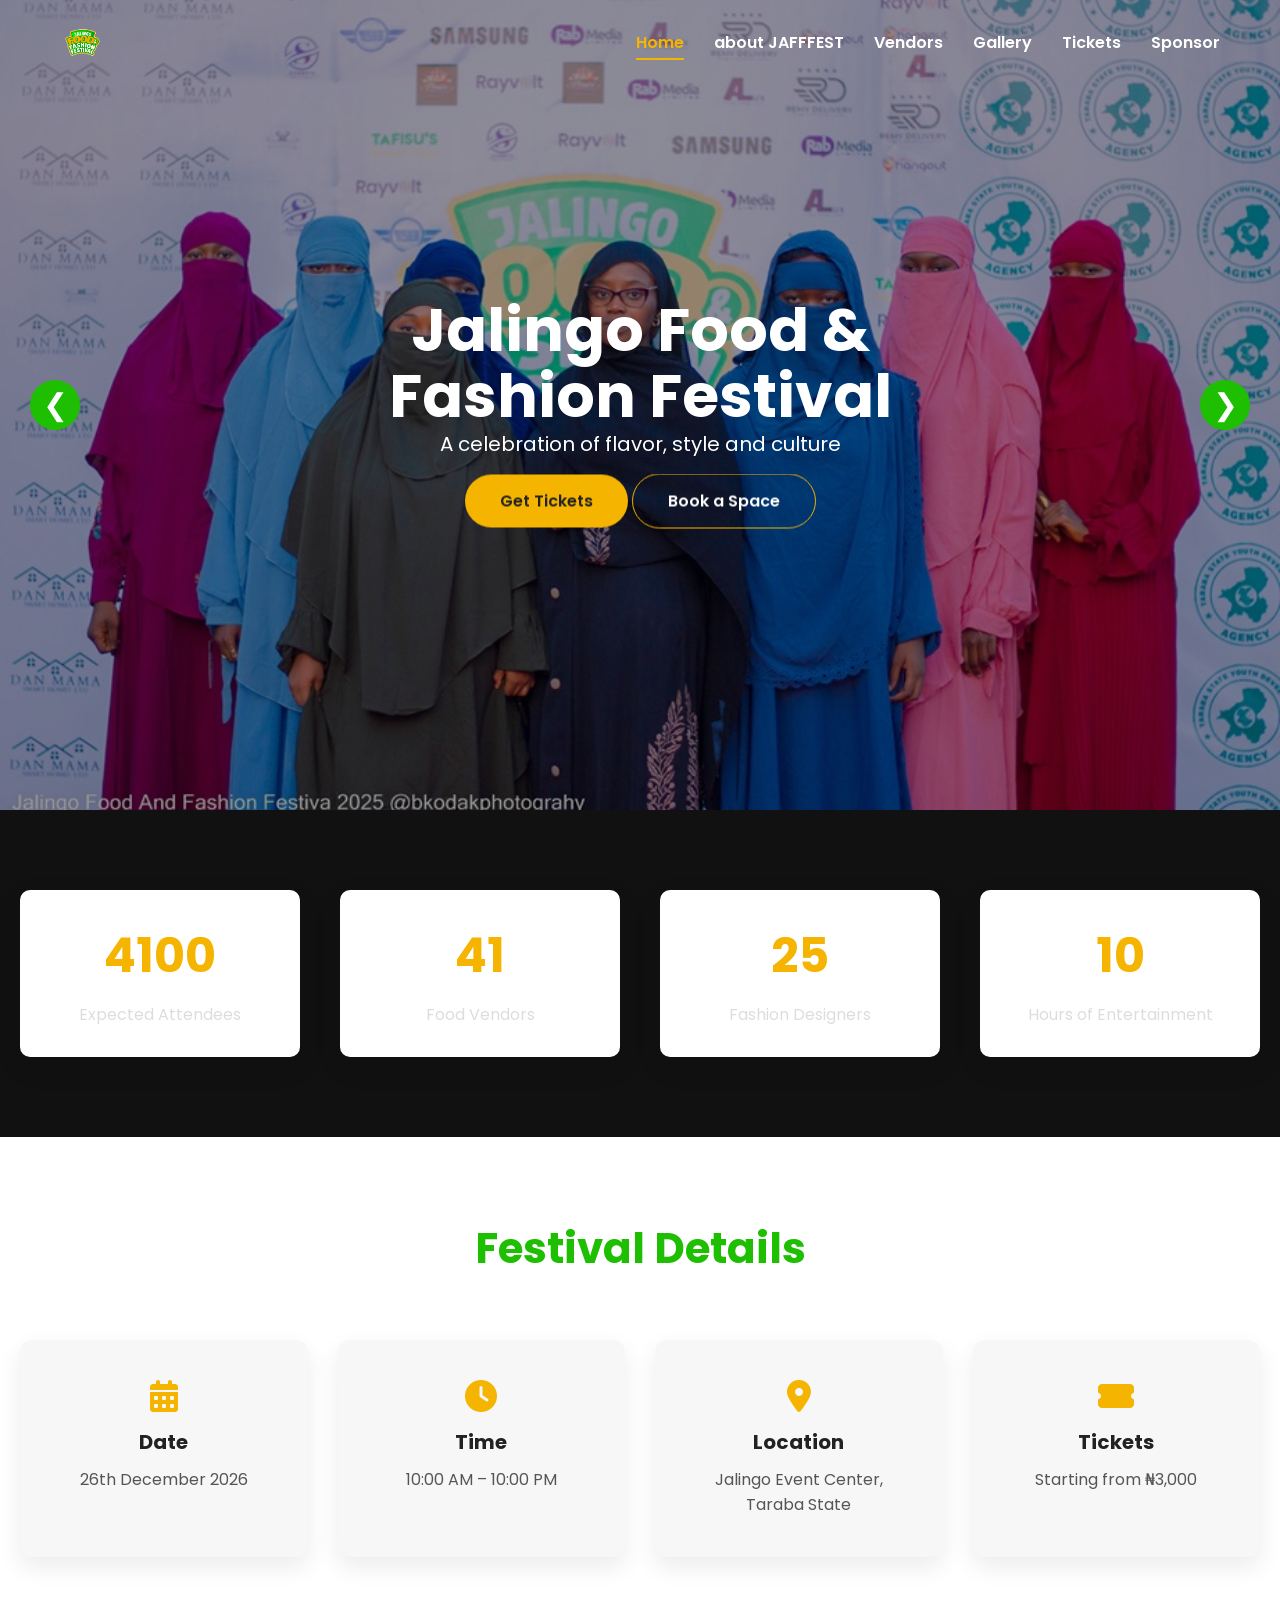
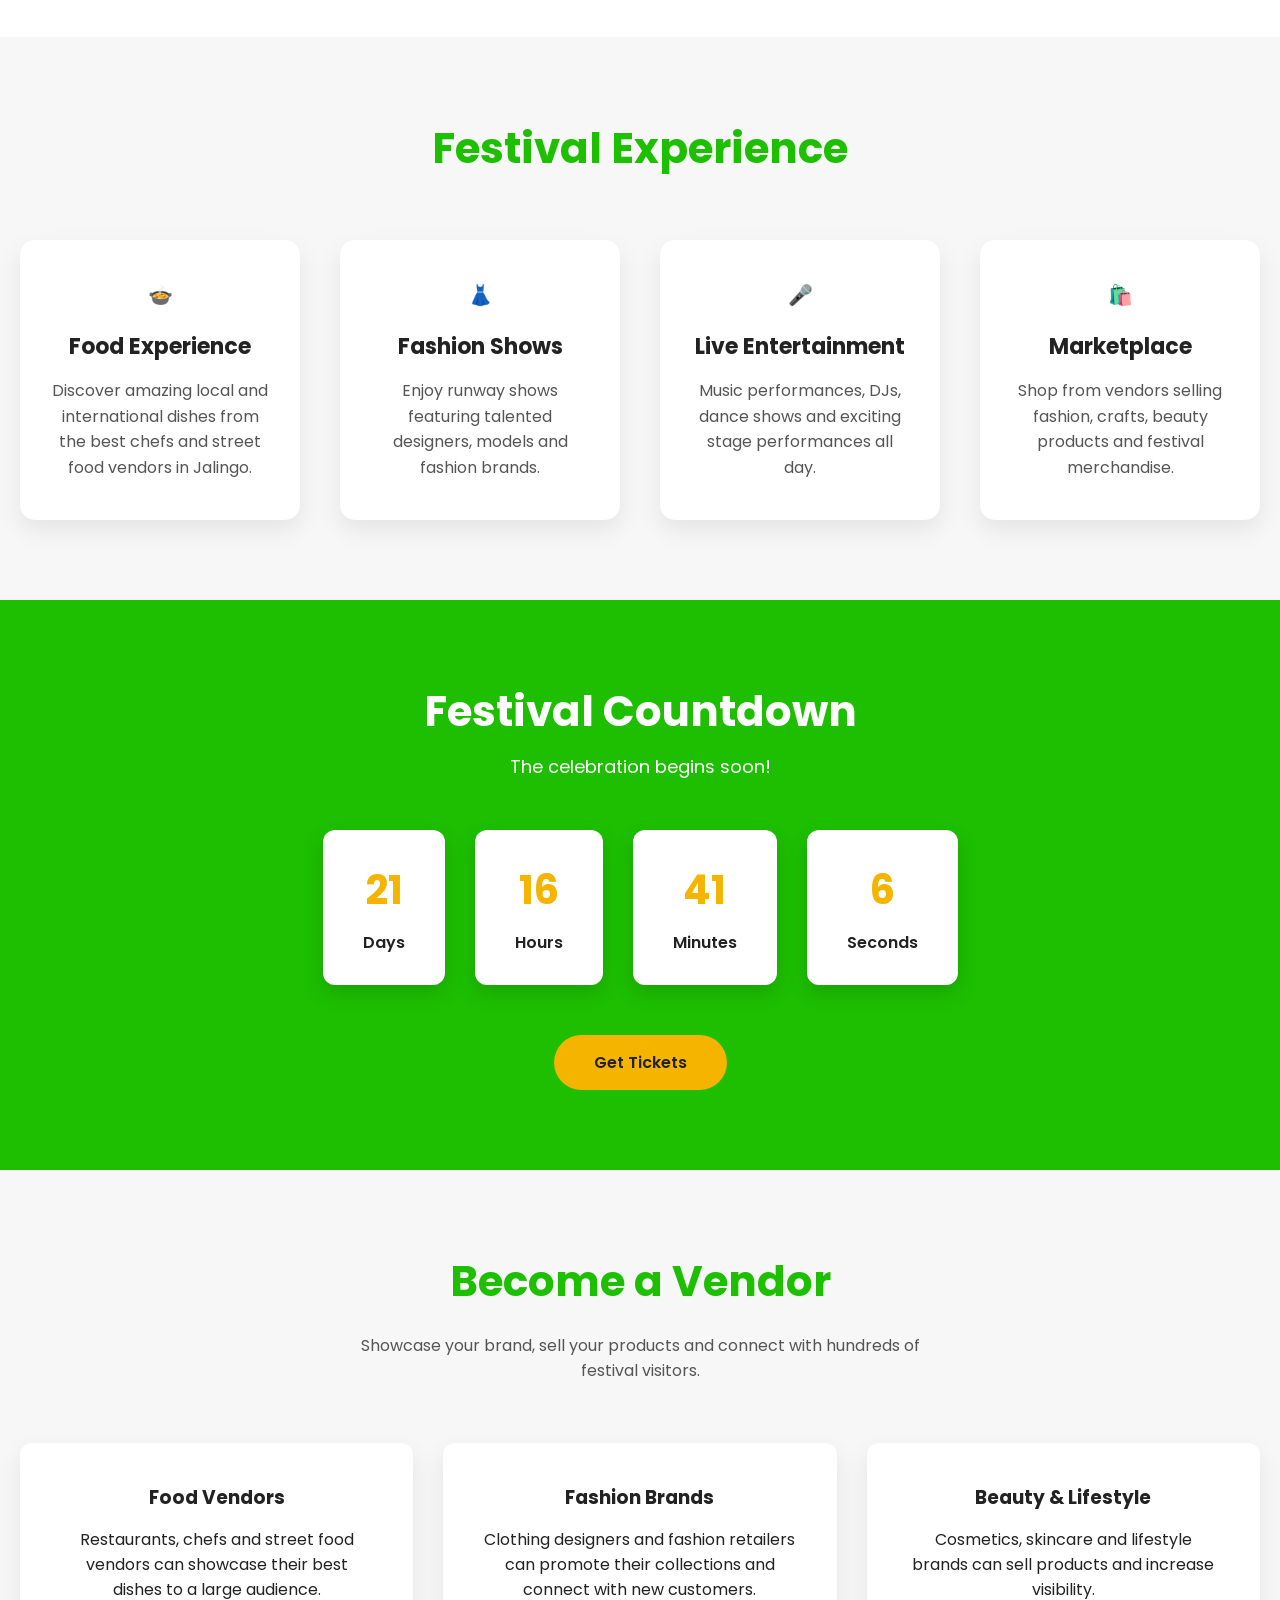
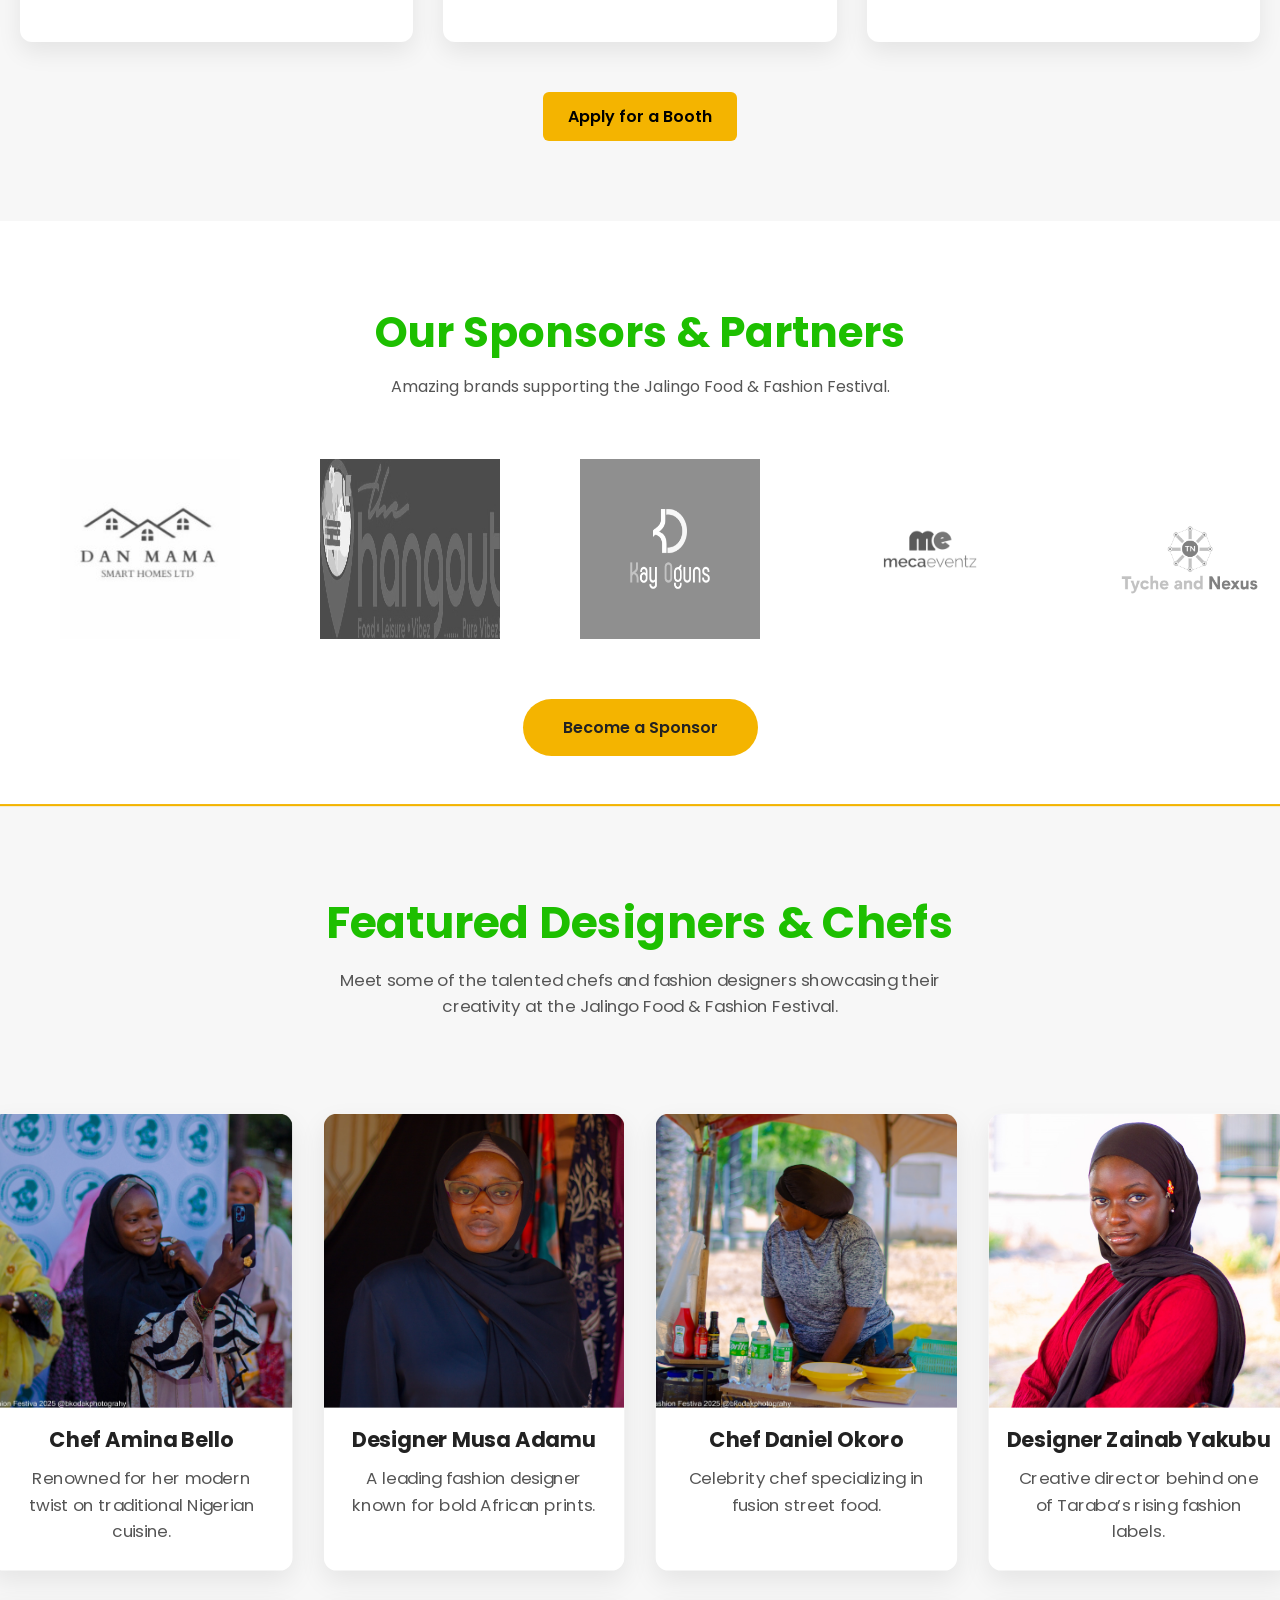
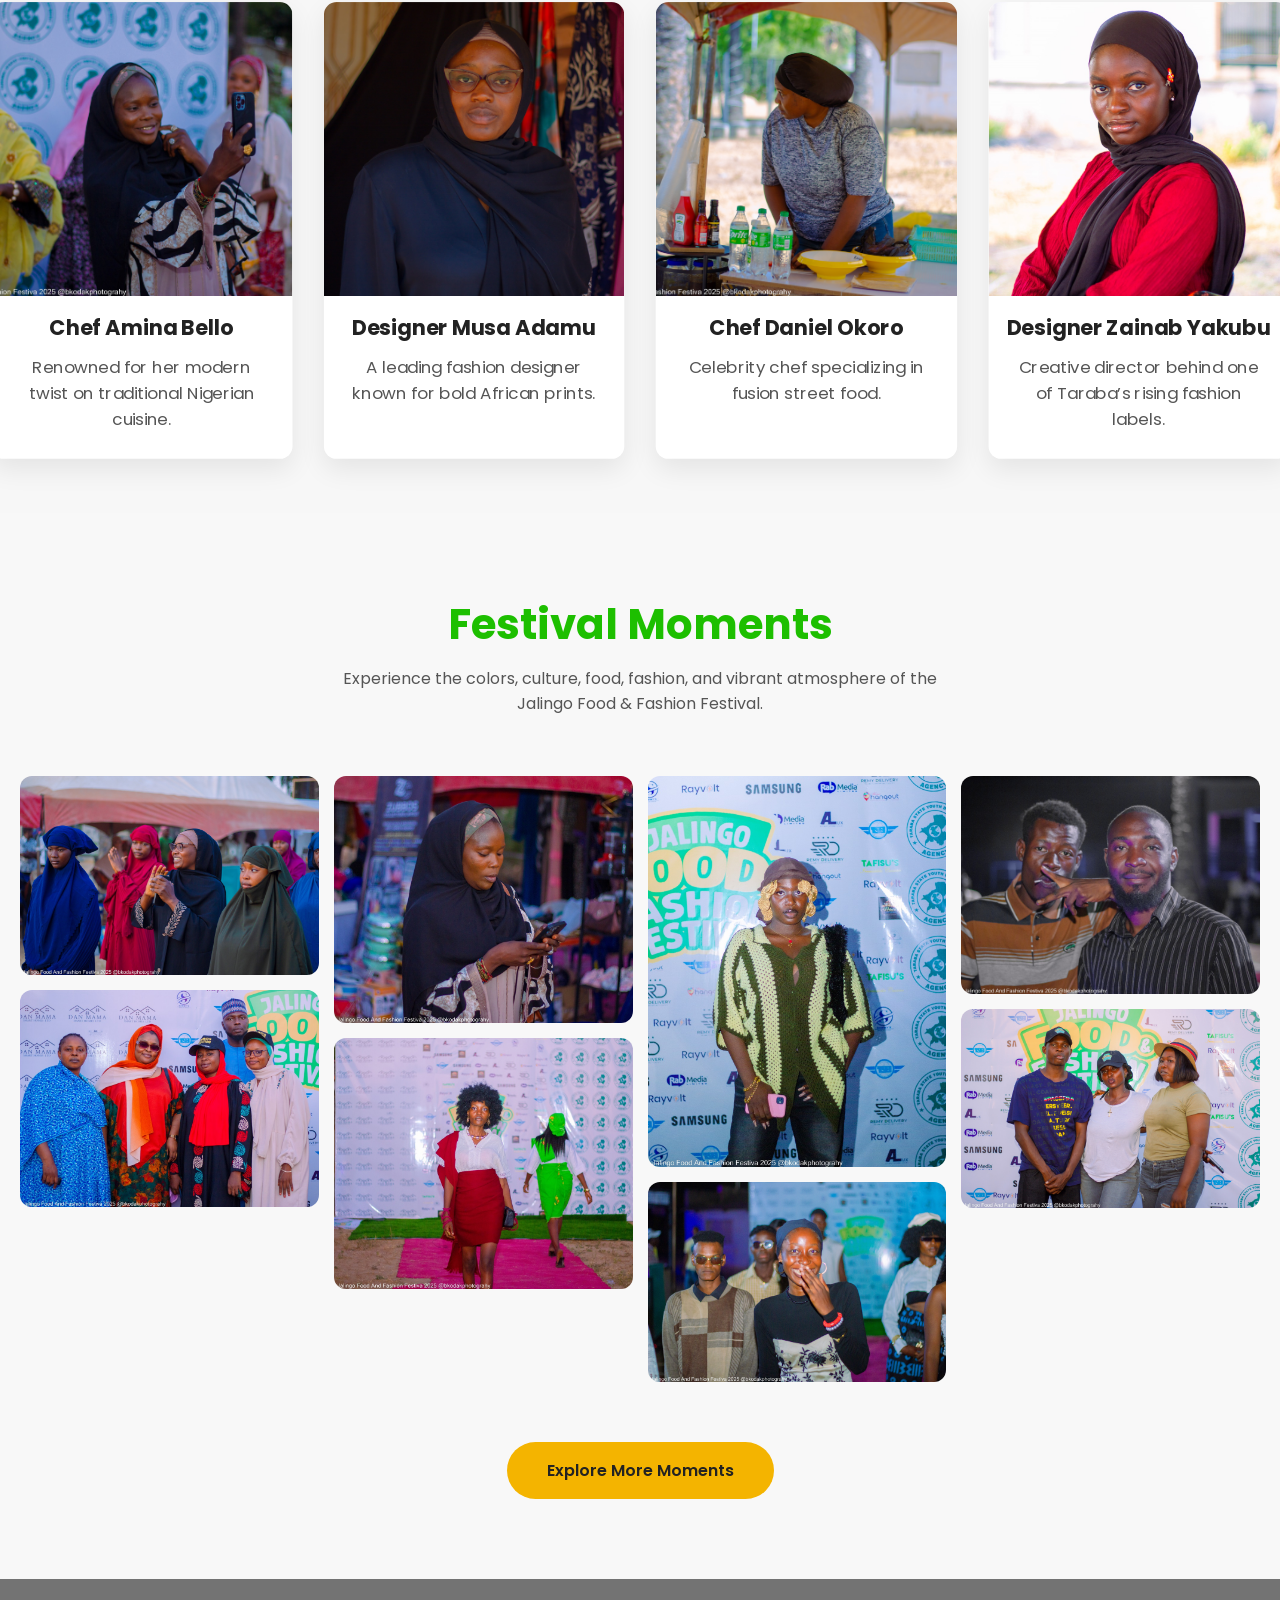
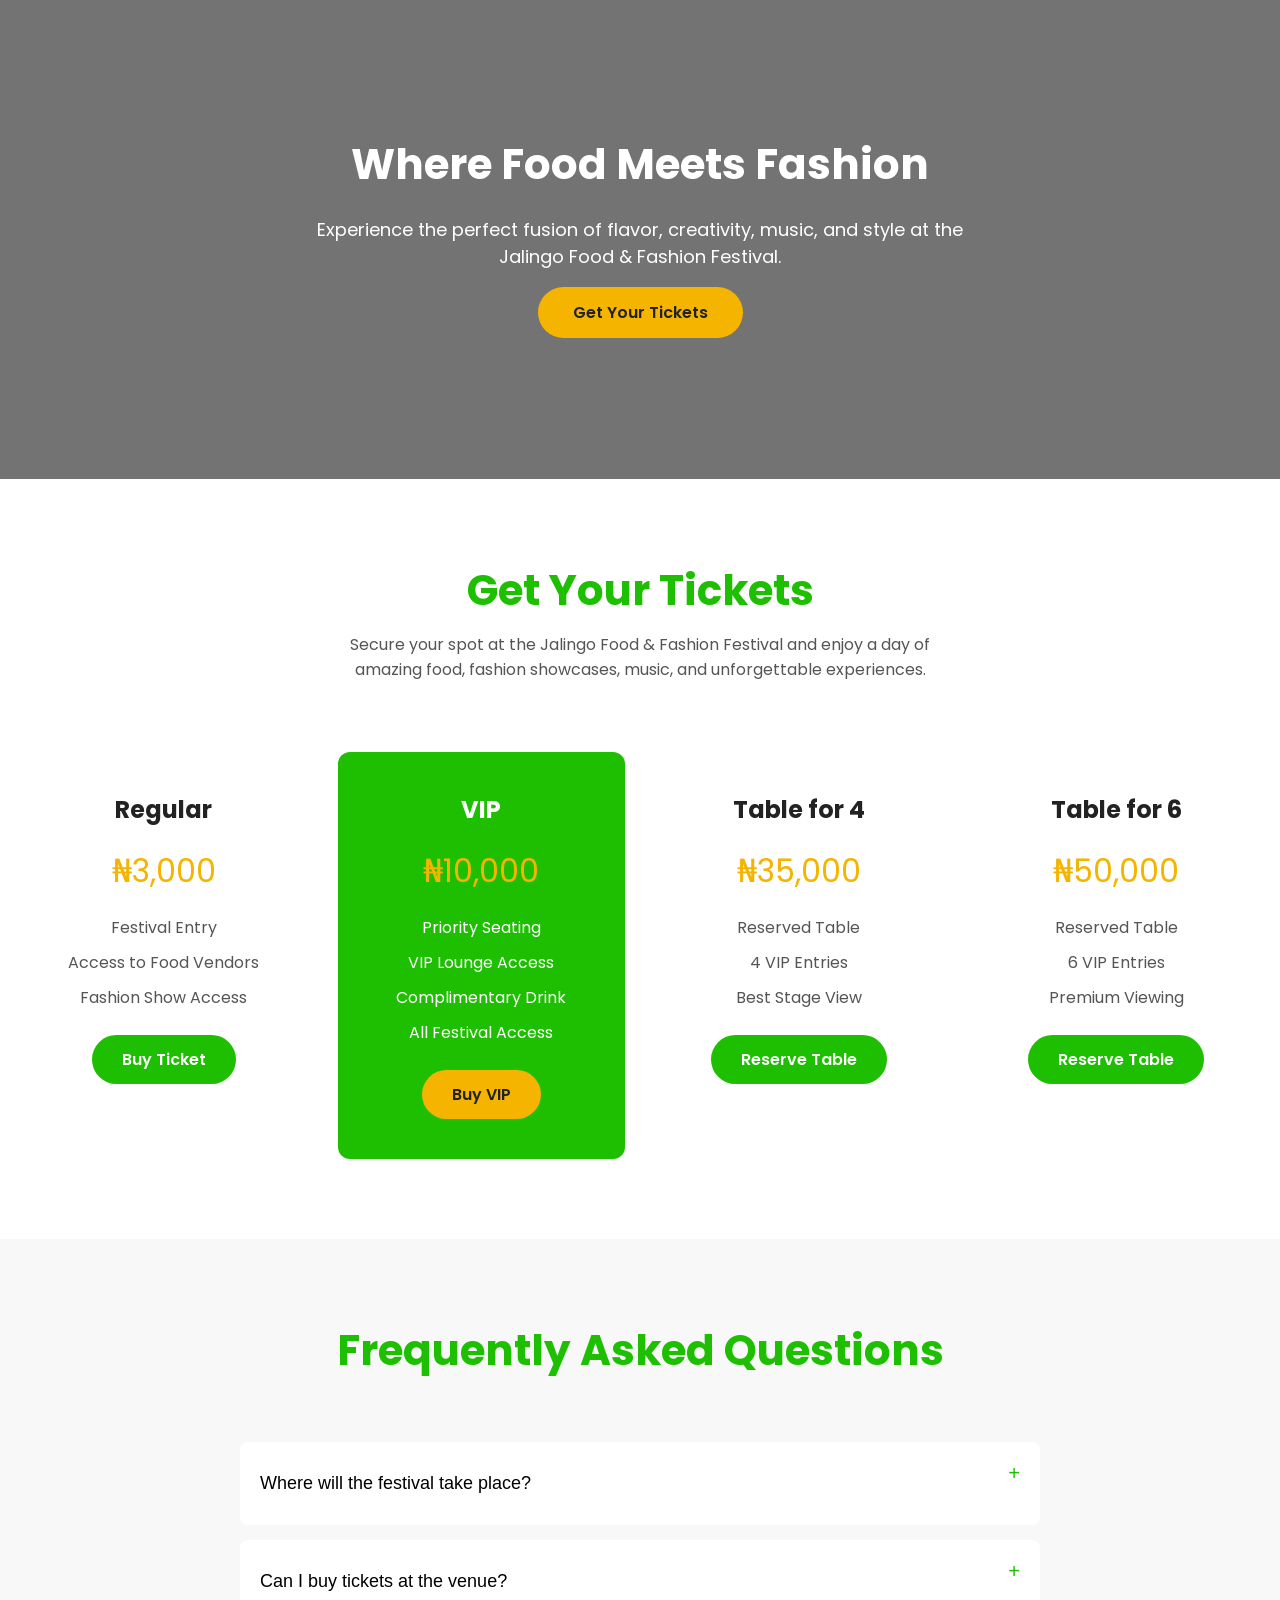
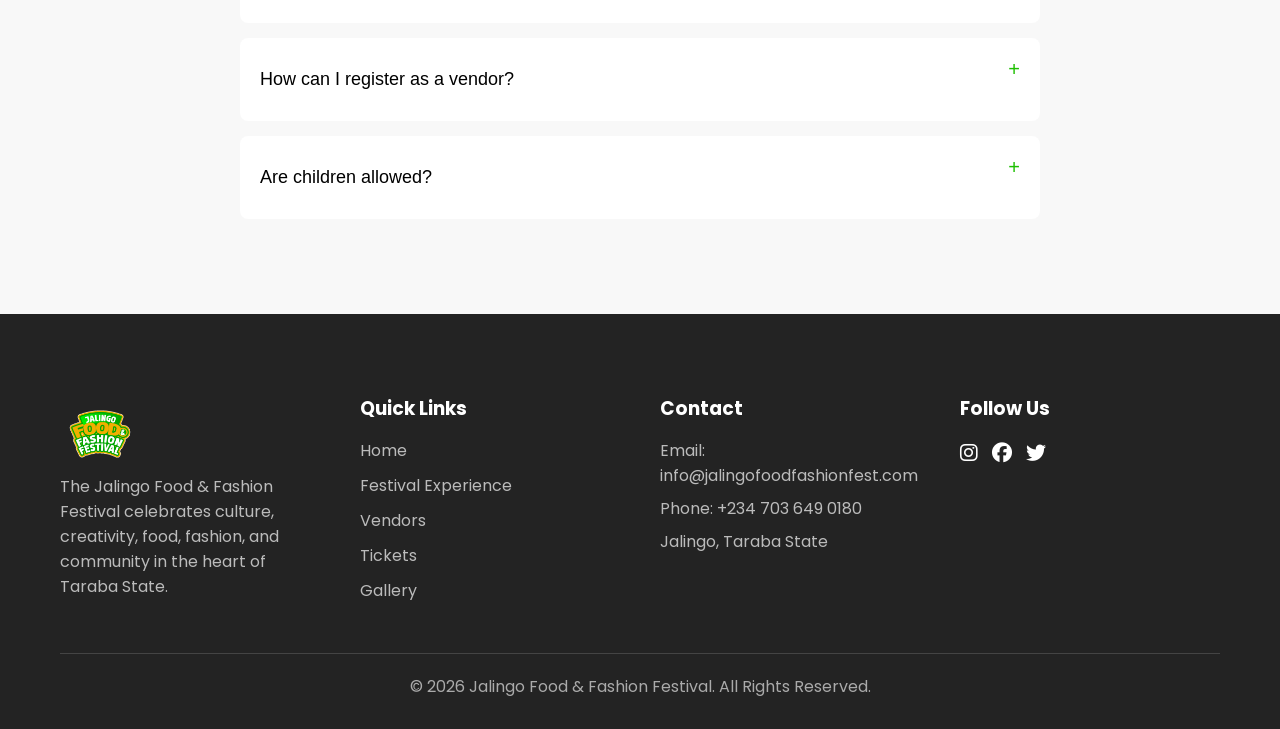
<file: JAFFEST WEBSITE/index.html>
<!DOCTYPE html>
<html lang="en">

<head>
<meta charset="UTF-8">
<meta name="viewport" content="width=device-width, initial-scale=1.0">
<meta name="description" content="Jalingo Food & Fashion Festival - Experience food, fashion, music and culture in one unforgettable event.">

<meta property="og:title" content="Jalingo Food & Fashion Festival">
<meta property="og:description" content="Food. Fashion. Music. Culture. Join the biggest festival in Jalingo.">
<meta property="og:image" content="/images/hero1.jpg">
<meta property="og:type" content="website">

<title>Jalingo Food & Fashion Festival</title>

<link rel="stylesheet" href="styles.css">
<link rel="stylesheet" href="https://unpkg.com/aos@2.3.4/dist/aos.css">
<link href="https://fonts.googleapis.com/css2?family=Poppins:wght@300;400;600;700&display=swap" rel="stylesheet">
<link rel="stylesheet" href="https://cdnjs.cloudflare.com/ajax/libs/font-awesome/6.5.0/css/all.min.css">
<link rel="icon" type="image/png" href="images/JafffestLogo.png">
<link rel="shortcut icon" href="images/JafffestLogo.png" type="image/png">
</head>

<body>
<header class="navbar">

<div class="nav-container">

<a href="index.html"><img src="images/JafffestLogo.png" class="logo"></a>

<nav class="nav-menu">
<ul>

<li><a href="#home">Home</a></li>
<li><a href="about.html">about JAFFFEST</a></li>
<li><a href="vendors.html">Vendors</a></li>
<li><a href="#gallery">Gallery</a></li>
<li><a href="tickets.html">Tickets</a></li>
<li><a href="sponsorship.html">Sponsor</a></li>

</ul>
</nav>

<div class="menu-toggle">
<span></span>
<span></span>
<span></span>
</div>

</div>

</header>

<!-- HERO CAROUSEL -->

<section class="hero" id="home">

<div class="carousel">

<div class="slide active">
<img src="images/hero1.jpg">
</div>

<div class="slide">
<img src="images/hero2.jpg">
</div>

<div class="slide">
<img src="images/hero3.jpg">
</div>

<div class="slide">
<img src="images/hero4.jpg">
</div>

<div class="slide">
<img src="images/hero5.jpg">
</div>

</div>

<div class="hero-content">

<h1>Jalingo Food & Fashion Festival</h1>

<p id="changing-text">A celebration of flavor, style and culture</p>
<div class="hero-buttons">
<a class="primary-btn" href="tickets.html">Get Tickets</a>
<a class="secondary-btn" href="vendors.html">Book a Space</a>
</div>
</div>

<div class="controls">

<span class="prev">&#10094;</span>
<span class="next">&#10095;</span>

</div>

</section>
<section class="festival-stats">

<div class="stats-container">

<div class="stat-box">

<h2 class="stat-number" data-target="5000">0</h2>
<p>Expected Attendees</p>

</div>


<div class="stat-box">

<h2 class="stat-number" data-target="50">0</h2>
<p>Food Vendors</p>

</div>


<div class="stat-box">

<h2 class="stat-number" data-target="30">0</h2>
<p>Fashion Designers</p>

</div>


<div class="stat-box">

<h2 class="stat-number" data-target="12">0</h2>
<p>Hours of Entertainment</p>

</div>

</div>

</section>

<section class="event-details" data-aos="fade-up">

<h2>Festival Details</h2>

<div class="details-grid">

<div class="detail-card">
<i class="fas fa-calendar-alt"></i>
<h3>Date</h3>
<p>26th December 2026</p>
</div>

<div class="detail-card">
<i class="fas fa-clock"></i>
<h3>Time</h3>
<p>10:00 AM – 10:00 PM</p>
</div>

<div class="detail-card">
<i class="fas fa-map-marker-alt"></i>
<h3>Location</h3>
<p>Jalingo Event Center, Taraba State</p>
</div>

<div class="detail-card">
<i class="fas fa-ticket-alt"></i>
<h3>Tickets</h3>
<p>Starting from ₦3,000</p>
</div>

</div>

</section>
<section class="experience" id="experience" data-aos="fade-up">

<h2>Festival Experience</h2>

<div class="experience-grid">

<div class="experience-card">
<div class="icon">🍲</div>
<h3>Food Experience</h3>
<p>Discover amazing local and international dishes from the best chefs and street food vendors in Jalingo.</p>
</div>

<div class="experience-card">
<div class="icon">👗</div>
<h3>Fashion Shows</h3>
<p>Enjoy runway shows featuring talented designers, models and fashion brands.</p>
</div>

<div class="experience-card">
<div class="icon">🎤</div>
<h3>Live Entertainment</h3>
<p>Music performances, DJs, dance shows and exciting stage performances all day.</p>
</div>

<div class="experience-card">
<div class="icon">🛍️</div>
<h3>Marketplace</h3>
<p>Shop from vendors selling fashion, crafts, beauty products and festival merchandise.</p>
</div>

</div>

</section>

<section class="countdown-section" data-aos="fade-up">

<h2>Festival Countdown</h2>

<p class="countdown-sub">
The celebration begins soon!
</p>

<div class="countdown">

<div class="time-box">
<span id="days">00</span>
<p>Days</p>
</div>

<div class="time-box">
<span id="hours">00</span>
<p>Hours</p>
</div>

<div class="time-box">
<span id="minutes">00</span>
<p>Minutes</p>
</div>

<div class="time-box">
<span id="seconds">00</span>
<p>Seconds</p>
</div>
</div>

<a class="countdown-btn" href="tickets.html">Get Tickets</a>
</section>


<section class="vendors" id="vendors" data-aos="fade-up">

<h2>Become a Vendor</h2>

<p class="vendor-intro">
Showcase your brand, sell your products and connect with hundreds of festival visitors.
</p>

<div class="vendor-grid">

<div class="vendor-card">

<h3>Food Vendors</h3>

<p>
Restaurants, chefs and street food vendors can showcase their best dishes to a large audience.
</p>

</div>

<div class="vendor-card">

<h3>Fashion Brands</h3>

<p>
Clothing designers and fashion retailers can promote their collections and connect with new customers.
</p>

</div>

<div class="vendor-card">

<h3>Beauty & Lifestyle</h3>

<p>
Cosmetics, skincare and lifestyle brands can sell products and increase visibility.
</p>

</div>

</div>

<a class="vendor-btn" href="vendors.html">Apply for a Booth</a>
</section>
<section class="sponsors">

<h2>Our Sponsors & Partners</h2>

<p class="sponsor-intro">
Amazing brands supporting the Jalingo Food & Fashion Festival.
</p>

<div class="sponsor-slider">

<div class="sponsor-track">

<img src="images/DANMAMA-LOGO.jpg">
<img src="images/IMG-20250410-WA0015.jpg">
<img src="images/Kay Oguns.jpg">
<img src="images/Meca Events logo@1.5x.png">
<img src="images/serv.jpg">
<img src="images/Yaji +.jpg">

<!-- duplicate for infinite loop -->

<img src="images/DANMAMA-LOGO.jpg">
<img src="images/IMG-20250410-WA0015.jpg">
<img src="images/Kay Oguns.jpg">
<img src="images/Meca Events logo@1.5x.png">
<img src="images/serv.jpg">
<img src="images/Yaji +.jpg">

</div>

</div>

<a href="sponsorship.html" class="sponsor-btn">Become a Sponsor</a>

</section>
<section class="featured">

<h2>Featured Designers & Chefs</h2>

<p class="featured-intro">
Meet some of the talented chefs and fashion designers showcasing their creativity at the Jalingo Food & Fashion Festival.
</p>

<div class="featured-grid">

<div class="featured-card" data-aos="fade-up" data-aos-delay="0">

<div class="featured-img">
<img src="images/featured/ChefBKD.jpg">

<div class="featured-overlay">
<a href="#"><i class="fab fa-instagram"></i></a>
</div>

</div>

<h3>Chef Amina Bello</h3>
<p>Renowned for her modern twist on traditional Nigerian cuisine.</p>

</div>


<div class="featured-card" data-aos="fade-up" data-aos-delay="150">

<div class="featured-img">
<img src="images/featured/RadamsCouture.jpg">

<div class="featured-overlay">
<a href="#"><i class="fab fa-instagram"></i></a>
</div>

</div>

<h3>Designer Musa Adamu</h3>
<p>A leading fashion designer known for bold African prints.</p>

</div>


<div class="featured-card" data-aos="fade-up" data-aos-delay="300">

<div class="featured-img">
<img src="images/featured/ChefMeca.jpg">

<div class="featured-overlay">
<a href="#"><i class="fab fa-instagram"></i></a>
</div>

</div>

<h3>Chef Daniel Okoro</h3>
<p>Celebrity chef specializing in fusion street food.</p>

</div>


<div class="featured-card" data-aos="fade-up" data-aos-delay="450">

<div class="featured-img">
<img src="images/featured/redgowngirl.jpg">

<div class="featured-overlay">
<a href="#"><i class="fab fa-instagram"></i></a>
</div>

</div>

<h3>Designer Zainab Yakubu</h3>
<p>Creative director behind one of Taraba’s rising fashion labels.</p>

</div>

</div>
<div class="featured-grid">

<div class="featured-card" data-aos="fade-up" data-aos-delay="0">

<div class="featured-img">
<img src="images/featured/ChefBKD.jpg">

<div class="featured-overlay">
<a href="#"><i class="fab fa-instagram"></i></a>
</div>

</div>

<h3>Chef Amina Bello</h3>
<p>Renowned for her modern twist on traditional Nigerian cuisine.</p>

</div>


<div class="featured-card" data-aos="fade-up" data-aos-delay="150">

<div class="featured-img">
<img src="images/featured/RadamsCouture.jpg">

<div class="featured-overlay">
<a href="#"><i class="fab fa-instagram"></i></a>
</div>

</div>

<h3>Designer Musa Adamu</h3>
<p>A leading fashion designer known for bold African prints.</p>

</div>


<div class="featured-card" data-aos="fade-up" data-aos-delay="300">

<div class="featured-img">
<img src="images/featured/ChefMeca.jpg">

<div class="featured-overlay">
<a href="#"><i class="fab fa-instagram"></i></a>
</div>

</div>

<h3>Chef Daniel Okoro</h3>
<p>Celebrity chef specializing in fusion street food.</p>

</div>


<div class="featured-card" data-aos="fade-up" data-aos-delay="450">

<div class="featured-img">
<img src="images/featured/redgowngirl.jpg">

<div class="featured-overlay">
<a href="#"><i class="fab fa-instagram"></i></a>
</div>

</div>

<h3>Designer Zainab Yakubu</h3>
<p>Creative director behind one of Taraba’s rising fashion labels.</p>

</div>

</div>
</section>


<section class="gallery" id="gallery" data-aos="fade-up">

<h2>Festival Moments</h2>

<p class="gallery-intro">
Experience the colors, culture, food, fashion, and vibrant atmosphere of the Jalingo Food & Fashion Festival.
</p>

<div class="masonry-gallery">

<img src="images/gallery/_MG_2037.jpg" class="gallery-img" data-aos="slide-left" data-aos-offset="200"
data-aos-anchor-placement="top-bottom" loading="lazy">
<img src="images/gallery/_MG_2077.jpg" class="gallery-img" data-aos="slide-right" data-aos-offset="200"
data-aos-anchor-placement="top-bottom" loading="lazy">
<img src="images/gallery/_MG_2085.jpg" class="gallery-img" data-aos="slide-left" data-aos-offset="200"
data-aos-anchor-placement="top-bottom" loading="lazy">
<img src="images/gallery/_MG_2129.jpg" class="gallery-img" data-aos="slide-right" data-aos-offset="200"
data-aos-anchor-placement="top-bottom" loading="lazy">
<img src="images/gallery/_MG_2219.jpg" class="gallery-img" data-aos="slide-left" data-aos-offset="200"
data-aos-anchor-placement="top-bottom" loading="lazy">
<img src="images/gallery/_MG_2282.jpg" class="gallery-img" data-aos="slide-right" data-aos-offset="200"
data-aos-anchor-placement="top-bottom" loading="lazy">
<img src="images/gallery/_MG_2376.jpg" class="gallery-img" data-aos="slide-left" data-aos-offset="200"
data-aos-anchor-placement="top-bottom" loading="lazy">
<img src="images/gallery/_MG_1941.jpg" class="gallery-img" data-aos="slide-right" data-aos-offset="200"
data-aos-anchor-placement="top-bottom" loading="lazy">

</div>

<a class="gallery-btn" href="gallery.html">Explore More Moments</a>

</section>
<section class="parallax">

<div class="parallax-content">

<h2>Where Food Meets Fashion</h2>

<p>
Experience the perfect fusion of flavor, creativity, music, and style at the Jalingo Food & Fashion Festival.
</p>

<a href="#tickets" class="parallax-btn">Get Your Tickets</a>

</div>

</section>
<section class="tickets" id="tickets">

<h2>Get Your Tickets</h2>

<p class="ticket-intro">
Secure your spot at the Jalingo Food & Fashion Festival and enjoy a day of amazing food, fashion showcases, music, and unforgettable experiences.
</p>

<div class="ticket-grid">

<div class="ticket-card" data-aos="fade-up" data-aos-delay="0">
<h3>Regular</h3>
<p class="price">₦3,000</p>
<ul>
<li>Festival Entry</li>
<li>Access to Food Vendors</li>
<li>Fashion Show Access</li>
</ul>
<a href="#" class="ticket-btn">Buy Ticket</a>
</div>

<div class="ticket-card vip" data-aos="fade-up" data-aos-delay="150">
<h3>VIP</h3>
<p class="price">₦10,000</p>
<ul>
<li>Priority Seating</li>
<li>VIP Lounge Access</li>
<li>Complimentary Drink</li>
<li>All Festival Access</li>
</ul>
<a href="#" class="ticket-btn">Buy VIP</a>
</div>

<div class="ticket-card" data-aos="fade-up" data-aos-delay="300">
<h3>Table for 4</h3>
<p class="price">₦35,000</p>
<ul>
<li>Reserved Table</li>
<li>4 VIP Entries</li>
<li>Best Stage View</li>
</ul>
<a href="#" class="ticket-btn">Reserve Table</a>
</div>

<div class="ticket-card" data-aos="fade-up" data-aos-delay="450">
<h3>Table for 6</h3>
<p class="price">₦50,000</p>
<ul>
<li>Reserved Table</li>
<li>6 VIP Entries</li>
<li>Premium Viewing</li>
</ul>
<a href="#" class="ticket-btn">Reserve Table</a>
</div>

</div>

</section>
<section class="faq">

<h2>Frequently Asked Questions</h2>

<div class="faq-container">

<div class="faq-item">
<button class="faq-question">
Where will the festival take place?
<span class="icon">+</span>
</button>
<div class="faq-answer">
<p>The Jalingo Food & Fashion Festival will take place at a central venue in Jalingo. Full location details will be shared with ticket holders before the event.</p>
</div>
</div>

<div class="faq-item">
<button class="faq-question">
Can I buy tickets at the venue?
<span class="icon">+</span>
</button>
<div class="faq-answer">
<p>Yes, tickets may be available at the venue depending on capacity, but we strongly recommend buying early online.</p>
</div>
</div>

<div class="faq-item">
<button class="faq-question">
How can I register as a vendor?
<span class="icon">+</span>
</button>
<div class="faq-answer">
<p>Food vendors, fashion brands, and businesses can register through the vendor registration form on this website.</p>
</div>
</div>

<div class="faq-item">
<button class="faq-question">
Are children allowed?
<span class="icon">+</span>
</button>
<div class="faq-answer">
<p>Yes, the festival is family-friendly. Children must be accompanied by an adult.</p>
</div>
</div>

</div>

</section>
<footer class="footer">

<div class="footer-container">

<div class="footer-about">
<img src="images/JafffestLogo.png" alt="Festival Logo">
<p>
The Jalingo Food & Fashion Festival celebrates culture, creativity, food, fashion, and community in the heart of Taraba State.
</p>
</div>

<div class="footer-links">
<h3>Quick Links</h3>
<ul>
<li><a href="#">Home</a></li>
<li><a href="#">Festival Experience</a></li>
<li><a href="#">Vendors</a></li>
<li><a href="#">Tickets</a></li>
<li><a href="#">Gallery</a></li>
</ul>
</div>

<div class="footer-contact">
<h3>Contact</h3>
<p>Email: info@jalingofoodfashionfest.com</p>
<p>Phone: +234 703 649 0180</p>
<p>Jalingo, Taraba State</p>
</div>

<div class="footer-social">
<h3>Follow Us</h3>
<div class="social-icons">

<a href="https://instagram.com/jalingofoodfashionfest" target="_blank">
<i class="fab fa-instagram"></i>
</a>

<a href="#">
<i class="fab fa-facebook"></i>
</a>

<a href="#">
<i class="fab fa-twitter"></i>
</a>

</div>
</div>

</div>

<div class="footer-bottom">
<p>© 2026 Jalingo Food & Fashion Festival. All Rights Reserved.</p>
</div>

</footer>

<div class="lightbox" id="lightbox">

<span class="close-lightbox">&times;</span>

<img class="lightbox-img" id="lightbox-img">

</div>

<script src="https://unpkg.com/aos@2.3.4/dist/aos.js"></script>

<script>
AOS.init({
duration: 1000,
once: true
});
</script>
<a href="#tickets" class="floating-ticket">
<i class="fas fa-ticket-alt"></i>
Buy Tickets
</a>
<button id="backToTop">
<i class="fas fa-arrow-up"></i>
</button>
<script src="scripts.js"></script>
</body>
</html>
</file>
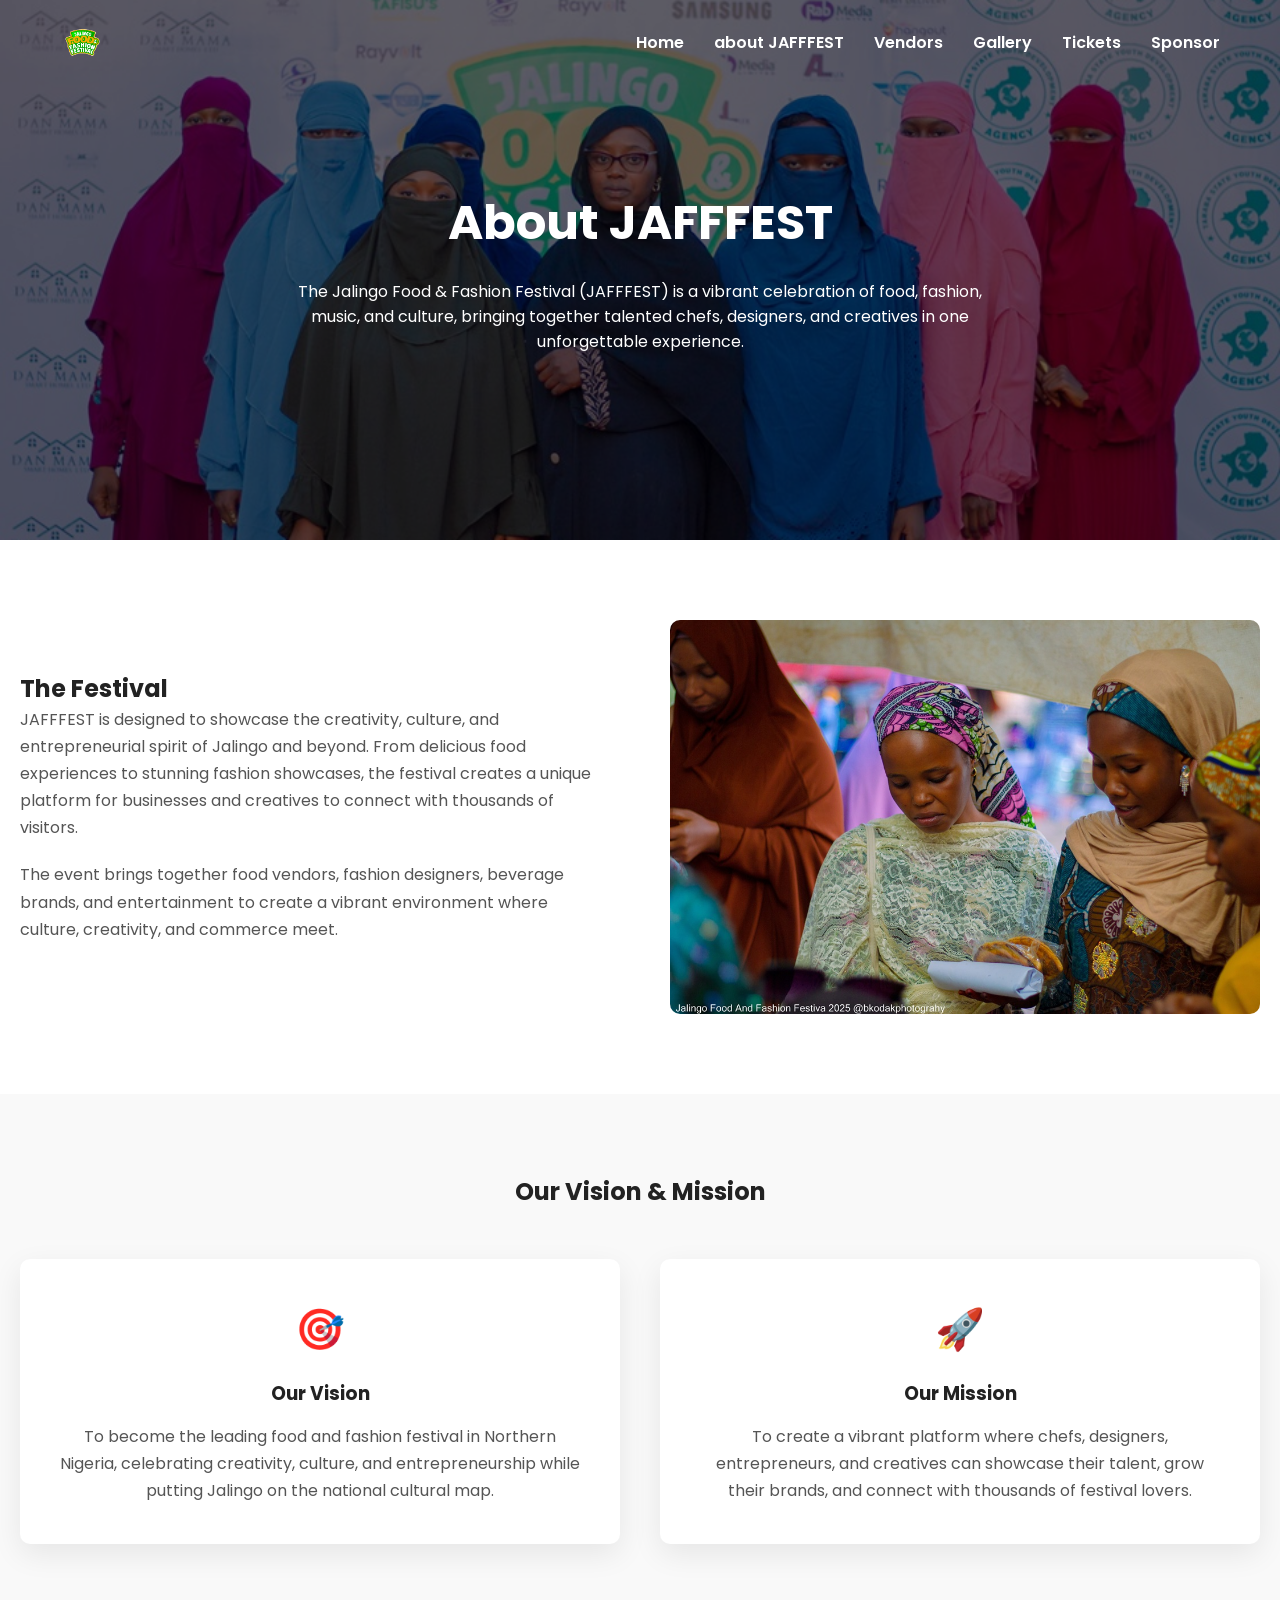
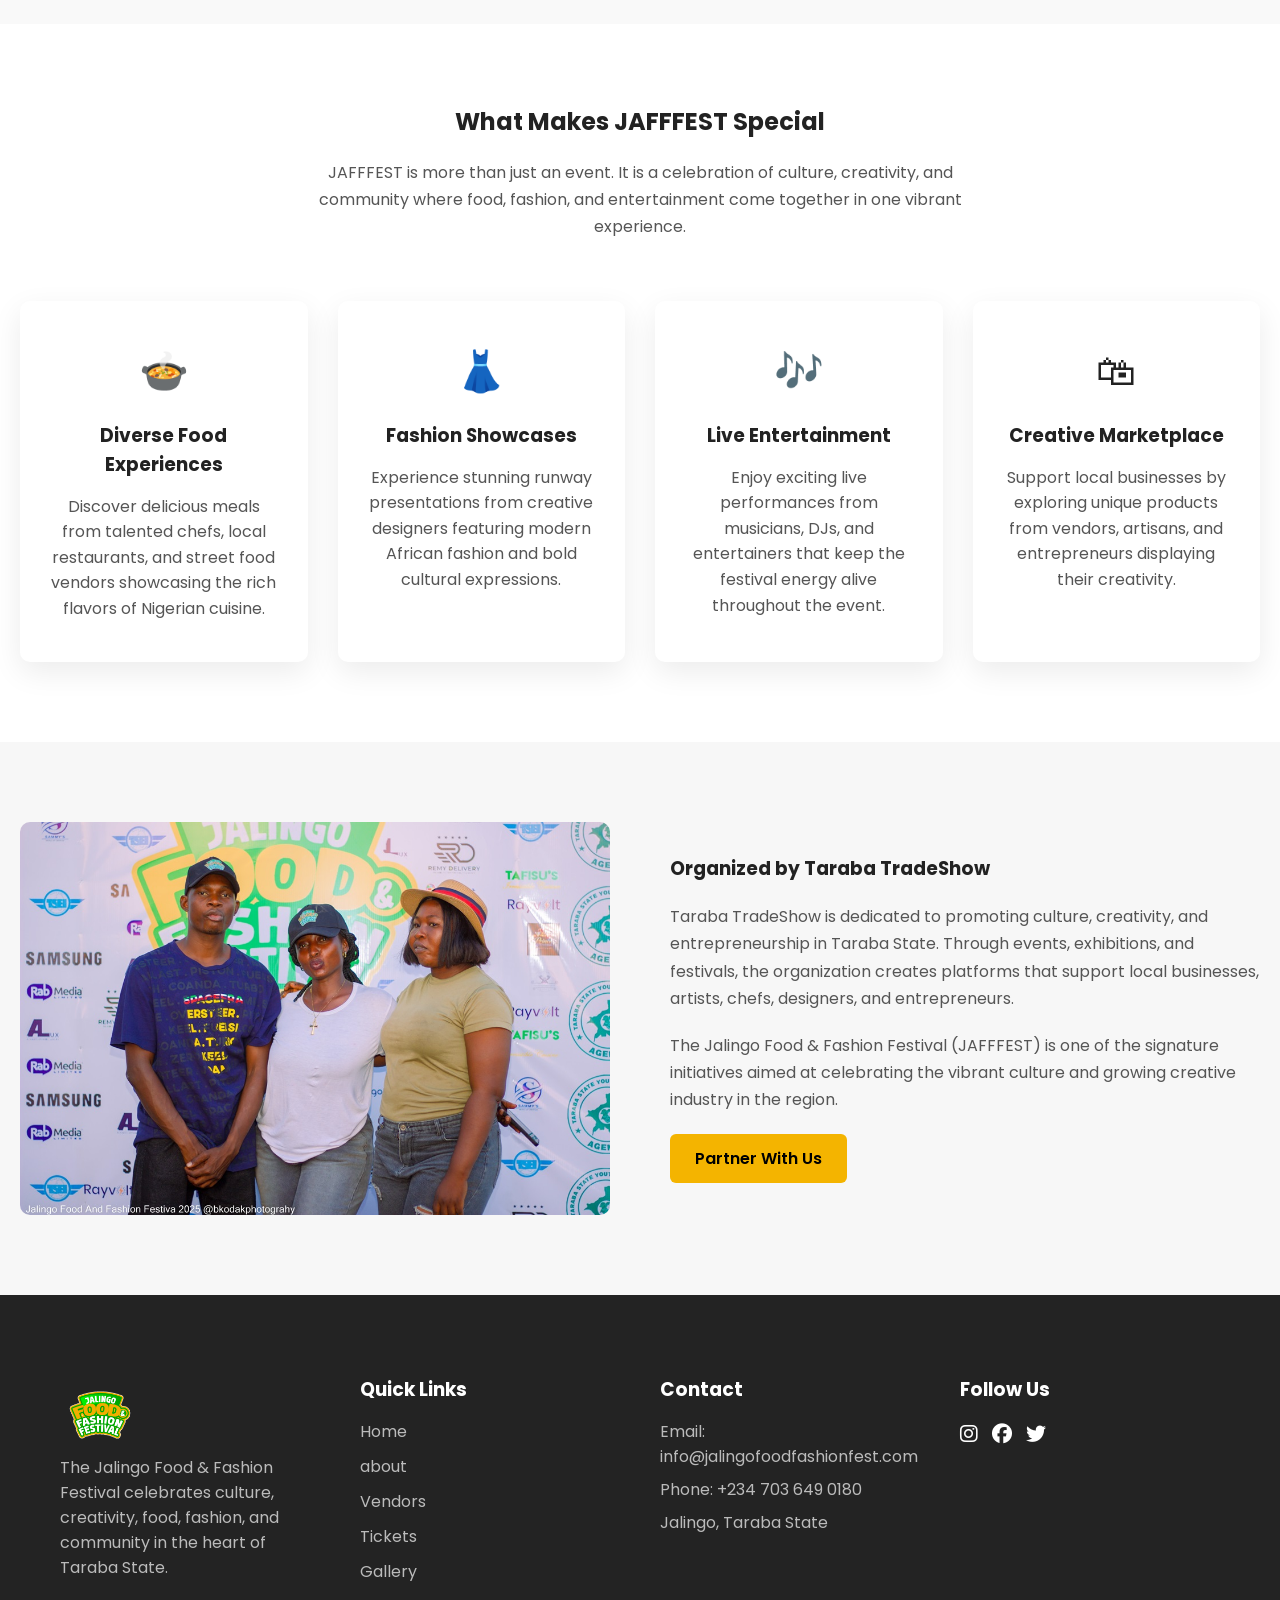
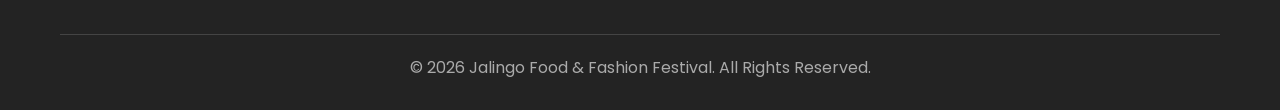
<file: JAFFEST WEBSITE/about.html>
<!DOCTYPE html>
<html lang="en">
<head>
<meta charset="UTF-8">
<meta name="viewport" content="width=device-width, initial-scale=1.0">

<title>Jalingo Food & Fashion Festival</title>

<link rel="stylesheet" href="styles.css">
<link rel="stylesheet" href="https://unpkg.com/aos@2.3.4/dist/aos.css">
<link href="https://fonts.googleapis.com/css2?family=Poppins:wght@300;400;600;700&display=swap" rel="stylesheet">
<link rel="stylesheet" href="https://cdnjs.cloudflare.com/ajax/libs/font-awesome/6.5.0/css/all.min.css">
<link rel="icon" type="image/png" href="images/JafffestLogo.png">
<link rel="shortcut icon" href="images/JafffestLogo.png" type="image/png">
</head>

<body>
<header class="navbar">

<div class="nav-container">

<a href="index.html"><img src="images/JafffestLogo.png" class="logo"></a>

<nav class="nav-menu">
<ul>

<li><a href="index.html">Home</a></li>
<li><a href="about.html">about JAFFFEST</a></li>
<li><a href="vendors.html">Vendors</a></li>
<li><a href="gallery.html">Gallery</a></li>
<li><a href="tickets.html">Tickets</a></li>
<li><a href="sponsorship.html">Sponsor</a></li>
</ul>
</nav>

<div class="menu-toggle">
<span></span>
<span></span>
<span></span>
</div>

</div>

</header>
<section class="about-hero">

<div class="about-hero-content">

<h1>About JAFFFEST</h1>

<p>
The Jalingo Food & Fashion Festival (JAFFFEST) is a vibrant celebration of food, fashion, music, and culture, bringing together talented chefs, designers, and creatives in one unforgettable experience.
</p>

</div>

</section>
<section class="about-festival">

<div class="about-container">

<div class="about-text">

<h2>The Festival</h2>

<p>
JAFFFEST is designed to showcase the creativity, culture, and entrepreneurial spirit of Jalingo and beyond. From delicious food experiences to stunning fashion showcases, the festival creates a unique platform for businesses and creatives to connect with thousands of visitors.
</p>

<p>
The event brings together food vendors, fashion designers, beverage brands, and entertainment to create a vibrant environment where culture, creativity, and commerce meet.
</p>

</div>

<div class="about-image">

<img src="images/hero3.jpg">

</div>

</div>

</section>
<section class="vision-mission">

<h2 class="section-title">Our Vision & Mission</h2>

<div class="vm-container">

<div class="vm-card">

<div class="vm-icon">🎯</div>

<h3>Our Vision</h3>

<p>
To become the leading food and fashion festival in Northern Nigeria,
celebrating creativity, culture, and entrepreneurship while putting
Jalingo on the national cultural map.
</p>

</div>

<div class="vm-card">

<div class="vm-icon">🚀</div>

<h3>Our Mission</h3>

<p>
To create a vibrant platform where chefs, designers, entrepreneurs,
and creatives can showcase their talent, grow their brands, and
connect with thousands of festival lovers.
</p>

</div>

</div>

</section>
<section class="festival-highlights">

<h2 class="section-title">What Makes JAFFFEST Special</h2>

<p class="highlight-intro">
JAFFFEST is more than just an event. It is a celebration of culture,
creativity, and community where food, fashion, and entertainment
come together in one vibrant experience.
</p>

<div class="highlight-grid">

<div class="highlight-card" data-aos="fade-up" data-aos-delay="0">
<div class="highlight-icon">🍲</div>
<h3>Diverse Food Experiences</h3>
<p>
Discover delicious meals from talented chefs, local restaurants,
and street food vendors showcasing the rich flavors of Nigerian cuisine.
</p>
</div>

<div class="highlight-card" data-aos="fade-up" data-aos-delay="150">
<div class="highlight-icon">👗</div>
<h3>Fashion Showcases</h3>
<p>
Experience stunning runway presentations from creative designers
featuring modern African fashion and bold cultural expressions.
</p>
</div>

<div class="highlight-card" data-aos="fade-up" data-aos-delay="300">
<div class="highlight-icon">🎶</div>
<h3>Live Entertainment</h3>
<p>
Enjoy exciting live performances from musicians, DJs, and entertainers
that keep the festival energy alive throughout the event.
</p>
</div>

<div class="highlight-card" data-aos="fade-up" data-aos-delay="450">
<div class="highlight-icon">🛍</div>
<h3>Creative Marketplace</h3>
<p>
Support local businesses by exploring unique products from vendors,
artisans, and entrepreneurs displaying their creativity.
</p>
</div>

</div>

</section>
<section class="organizers" data-aos="fade-up">

<div class="organizer-container">

<div class="organizer-image">

<img src="images/organizers.jpg" alt="JAFFFEST Organizers">

</div>

<div class="organizer-content">

<h3>Organized by Taraba TradeShow</h3>

<p>
Taraba TradeShow is dedicated to promoting culture, creativity,
and entrepreneurship in Taraba State. Through events, exhibitions,
and festivals, the organization creates platforms that support
local businesses, artists, chefs, designers, and entrepreneurs.
</p>

<p>
The Jalingo Food & Fashion Festival (JAFFFEST) is one of the
signature initiatives aimed at celebrating the vibrant culture
and growing creative industry in the region.
</p>

<a href="#" class="organizer-btn">Partner With Us</a>

</div>

</div>

</section>
<footer class="footer">

<div class="footer-container">

<div class="footer-about">
<img src="images/JafffestLogo.png" alt="Festival Logo">
<p>
The Jalingo Food & Fashion Festival celebrates culture, creativity, food, fashion, and community in the heart of Taraba State.
</p>
</div>

<div class="footer-links">
<h3>Quick Links</h3>
<ul>
<li><a href="index.html">Home</a></li>
<li><a href="about.html">about</a></li>
<li><a href="vendors.html">Vendors</a></li>
<li><a href="tickets.html">Tickets</a></li>
<li><a href="gallery.html">Gallery</a></li>
</ul>
</div>

<div class="footer-contact">
<h3>Contact</h3>
<p>Email: info@jalingofoodfashionfest.com</p>
<p>Phone: +234 703 649 0180</p>
<p>Jalingo, Taraba State</p>
</div>

<div class="footer-social">
<h3>Follow Us</h3>
<div class="social-icons">

<a href="https://instagram.com/jalingofoodfashionfest" target="_blank">
<i class="fab fa-instagram"></i>
</a>

<a href="#">
<i class="fab fa-facebook"></i>
</a>

<a href="#">
<i class="fab fa-twitter"></i>
</a>

</div>
</div>

</div>

<div class="footer-bottom">
<p>© 2026 Jalingo Food & Fashion Festival. All Rights Reserved.</p>
</div>

</footer>

<script src="https://unpkg.com/aos@2.3.4/dist/aos.js"></script>

<script>
AOS.init({
duration: 1000,
once: true
});
</script>
<a href="#tickets" class="floating-ticket">
<i class="fas fa-ticket-alt"></i>
Buy Tickets
</a>
<button id="backToTop">
<i class="fas fa-arrow-up"></i>
</button>
<script src="scripts.js"></script>
</body>
</html>
</file>
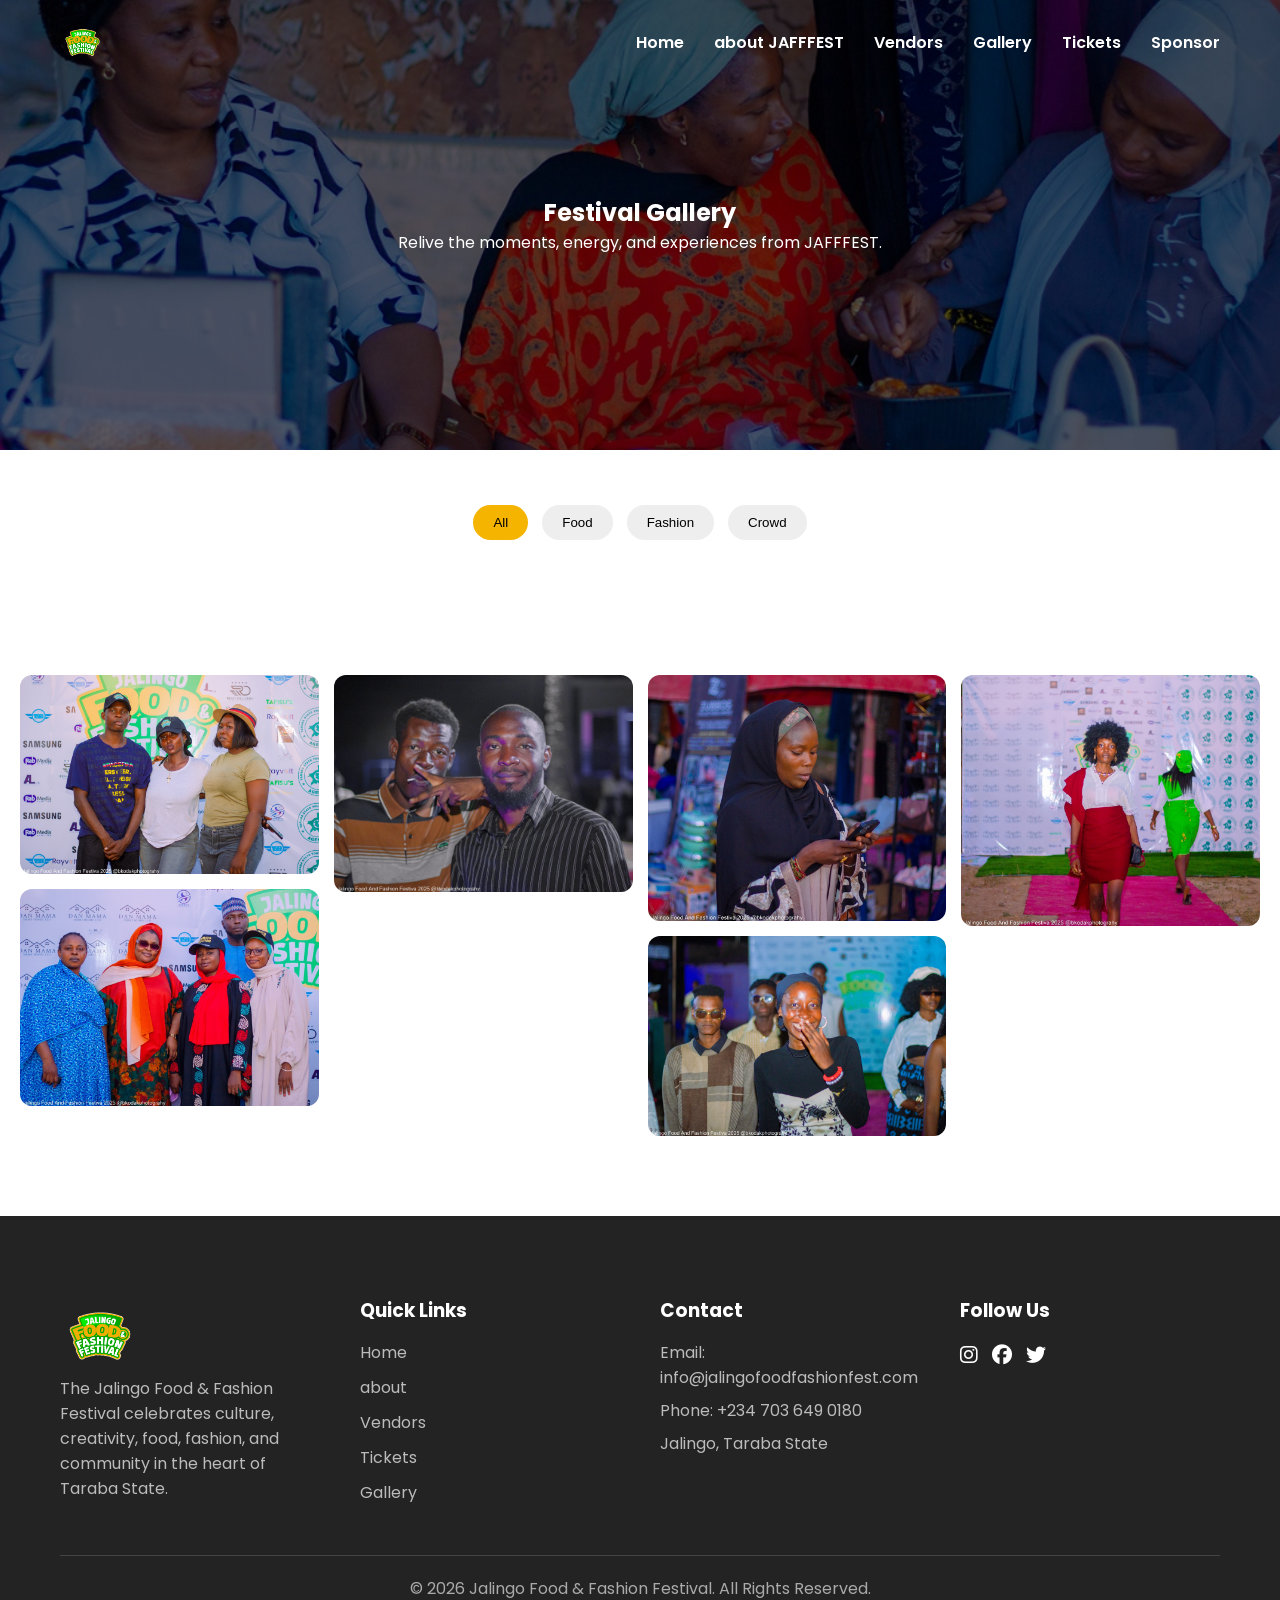
<file: JAFFEST WEBSITE/gallery.html>
<!DOCTYPE html>
<html lang="en">

<head>
<meta charset="UTF-8">
<meta name="viewport" content="width=device-width, initial-scale=1.0">

<title>Jalingo Food & Fashion Festival</title>

<link rel="stylesheet" href="styles.css">
<link rel="stylesheet" href="https://unpkg.com/aos@2.3.4/dist/aos.css">
<link href="https://fonts.googleapis.com/css2?family=Poppins:wght@300;400;600;700&display=swap" rel="stylesheet">
<link rel="stylesheet" href="https://cdnjs.cloudflare.com/ajax/libs/font-awesome/6.5.0/css/all.min.css">
<link rel="icon" type="image/png" href="images/JafffestLogo.png">
<link rel="shortcut icon" href="images/JafffestLogo.png" type="image/png">
</head>

<body>
<header class="navbar">

<div class="nav-container">

<a href="index.html"><img src="images/JafffestLogo.png" class="logo"></a>

<nav class="nav-menu">
<ul>

<li><a href="index.html">Home</a></li>
<li><a href="about.html">about JAFFFEST</a></li>
<li><a href="vendors.html">Vendors</a></li>
<li><a href="#gallery">Gallery</a></li>
<li><a href="tickets.html">Tickets</a></li>
<li><a href="sponsorship.html">Sponsor</a></li>

</ul>
</nav>

<div class="menu-toggle">
<span></span>
<span></span>
<span></span>
</div>

</div>

</header>
<section class="gallery-hero">

<h1>Festival Gallery</h1>

<p>
Relive the moments, energy, and experiences from JAFFFEST.
</p>

</section>
<div class="gallery-filters">

<button class="filter-btn active" data-filter="all">All</button>
<button class="filter-btn" data-filter="food">Food</button>
<button class="filter-btn" data-filter="fashion">Fashion</button>
<button class="filter-btn" data-filter="crowd">Crowd</button>

</div>
<section class="gallery-page">

<div class="masonry-gallery">

<img src="images/gallery/_MG_1941.jpg" class="gallery-item" data-category="food">
<img src="images/gallery/_MG_2077.jpg" class="gallery-item" data-category="fashion">
<img src="images/gallery/_MG_2376.jpg" class="gallery-item" data-category="crowd">
<img src="images/gallery/_MG_2085.jpg" class="gallery-item" data-category="food">
<img src="images/gallery/_MG_2282.jpg" class="gallery-item" data-category="fashion">
<img src="images/gallery/_MG_2129.jpg" class="gallery-item" data-category="crowd">

</div>

</section>
<footer class="footer">

<div class="footer-container">

<div class="footer-about">
<img src="images/JafffestLogo.png" alt="Festival Logo">
<p>
The Jalingo Food & Fashion Festival celebrates culture, creativity, food, fashion, and community in the heart of Taraba State.
</p>
</div>

<div class="footer-links">
<h3>Quick Links</h3>
<ul>
<li><a href="index.html">Home</a></li>
<li><a href="about.html">about</a></li>
<li><a href="vendors.html">Vendors</a></li>
<li><a href="tickets.html">Tickets</a></li>
<li><a href="gallery.html">Gallery</a></li>
</ul>
</div>

<div class="footer-contact">
<h3>Contact</h3>
<p>Email: info@jalingofoodfashionfest.com</p>
<p>Phone: +234 703 649 0180</p>
<p>Jalingo, Taraba State</p>
</div>

<div class="footer-social">
<h3>Follow Us</h3>
<div class="social-icons">

<a href="https://instagram.com/jalingofoodfashionfest" target="_blank">
<i class="fab fa-instagram"></i>
</a>

<a href="#">
<i class="fab fa-facebook"></i>
</a>

<a href="#">
<i class="fab fa-twitter"></i>
</a>

</div>
</div>

</div>

<div class="footer-bottom">
<p>© 2026 Jalingo Food & Fashion Festival. All Rights Reserved.</p>
</div>

</footer>
<div class="lightbox" id="lightbox">

<span class="close-lightbox">&times;</span>

<img class="lightbox-img" id="lightbox-img">

</div>
<script src="https://unpkg.com/aos@2.3.4/dist/aos.js"></script>

<script>
AOS.init({
duration: 1000,
once: true
});
</script>
<a href="#tickets" class="floating-ticket">
<i class="fas fa-ticket-alt"></i>
Buy Tickets
</a>
<button id="backToTop">
<i class="fas fa-arrow-up"></i>
</button>
<script src="scripts.js"></script>
</body>
</html>
</file>
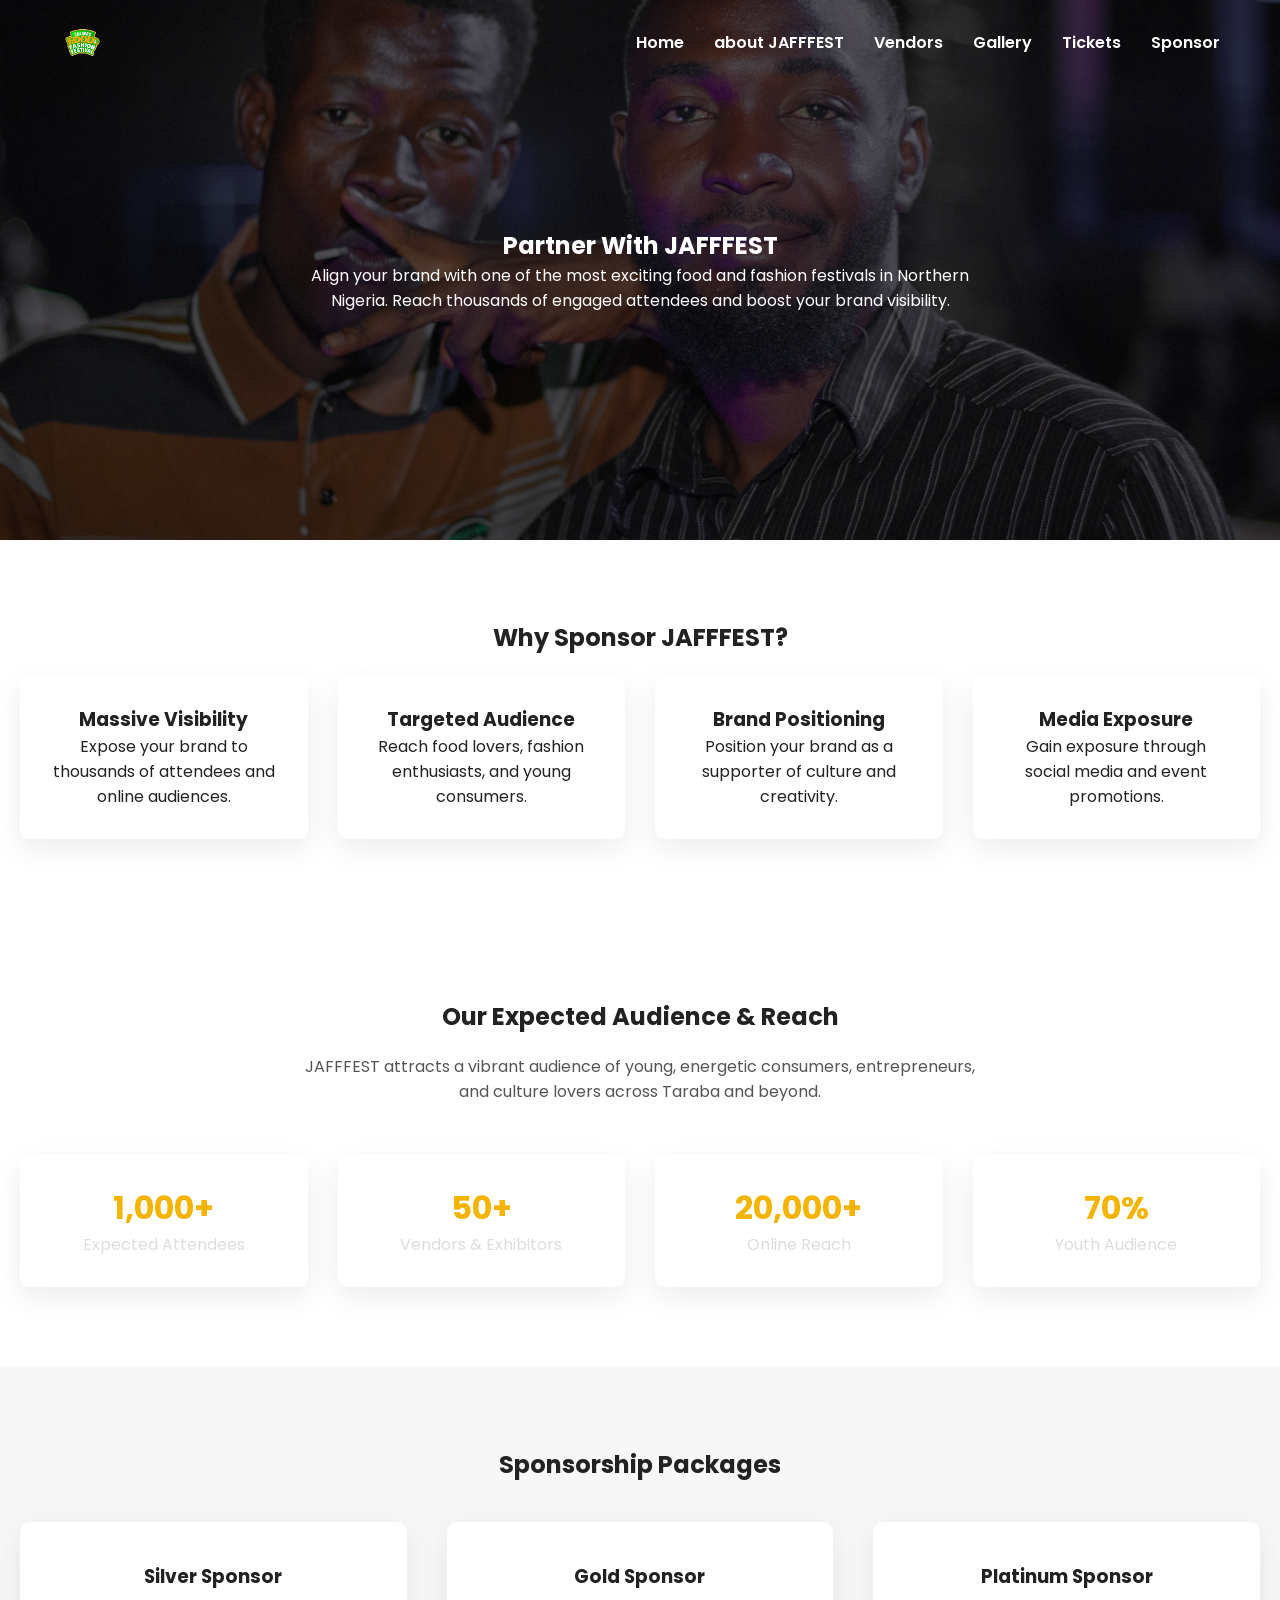
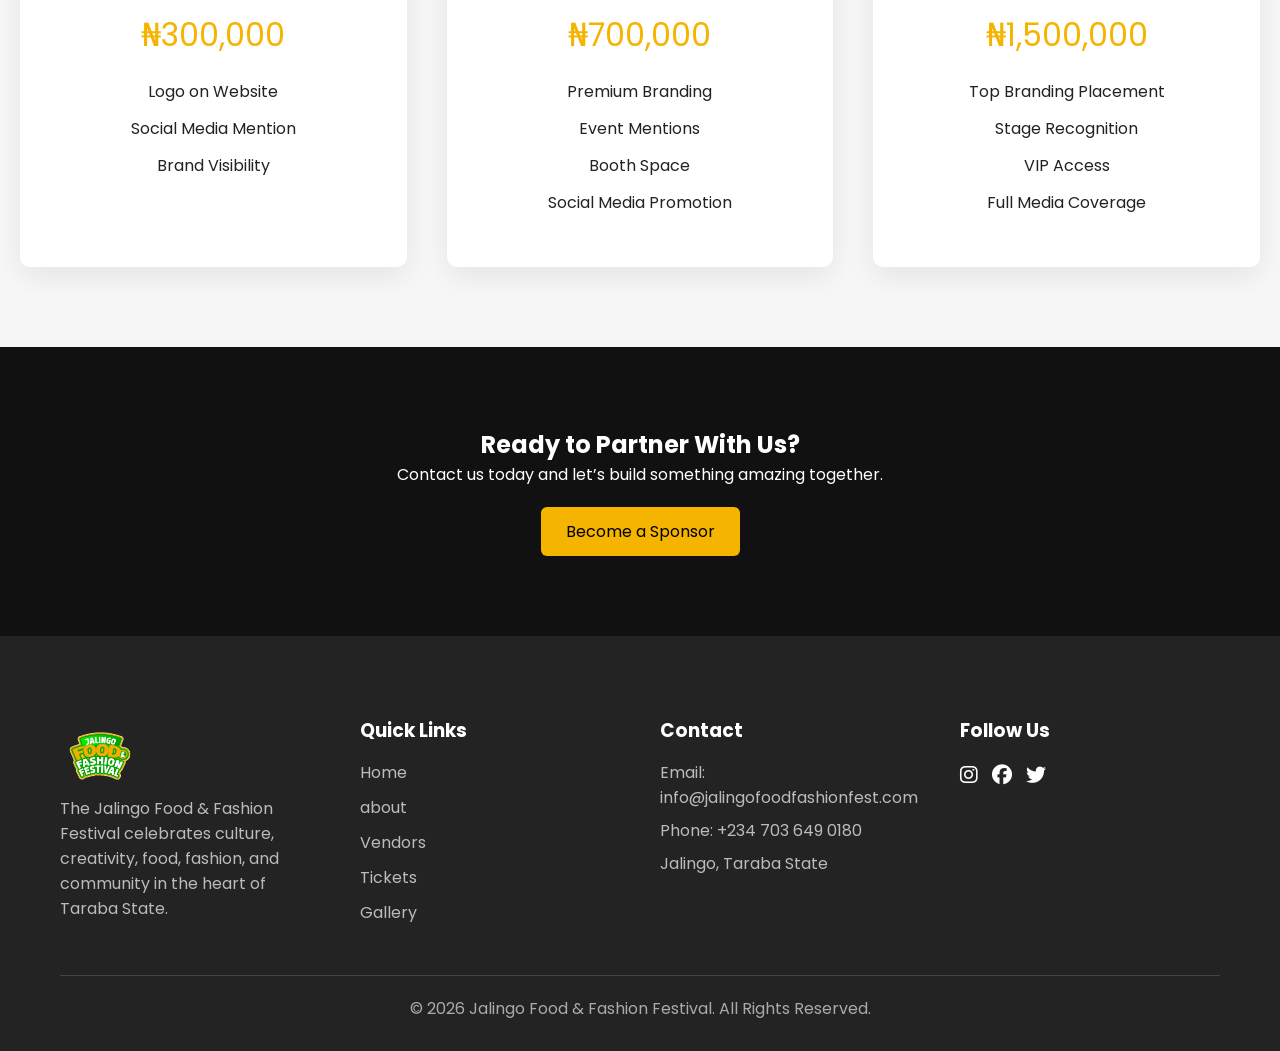
<file: JAFFEST WEBSITE/sponsorship.html>
<!DOCTYPE html>
<html lang="en">

<head>
<meta charset="UTF-8">
<meta name="viewport" content="width=device-width, initial-scale=1.0">

<title>Jalingo Food & Fashion Festival</title>

<link rel="stylesheet" href="styles.css">
<link rel="stylesheet" href="https://unpkg.com/aos@2.3.4/dist/aos.css">
<link href="https://fonts.googleapis.com/css2?family=Poppins:wght@300;400;600;700&display=swap" rel="stylesheet">
<link rel="stylesheet" href="https://cdnjs.cloudflare.com/ajax/libs/font-awesome/6.5.0/css/all.min.css">
<link rel="icon" type="image/png" href="images/JafffestLogo.png">
<link rel="shortcut icon" href="images/JafffestLogo.png" type="image/png">
</head>

<body>
<header class="navbar">

<div class="nav-container">

<a href="index.html"><img src="images/JafffestLogo.png" class="logo"></a>

<nav class="nav-menu">
<ul>

<li><a href="index.html">Home</a></li>
<li><a href="about.html">about JAFFFEST</a></li>
<li><a href="vendors.html">Vendors</a></li>
<li><a href="gallery.html">Gallery</a></li>
<li><a href="tickets.html">Tickets</a></li>
<li><a href="sponsorship.html">Sponsor</a></li>
</ul>
</nav>

<div class="menu-toggle">
<span></span>
<span></span>
<span></span>
</div>

</div>

</header>
<section class="sponsor-hero">

<div class="sponsor-hero-content">

<h1>Partner With JAFFFEST</h1>

<p>
Align your brand with one of the most exciting food and fashion festivals
in Northern Nigeria. Reach thousands of engaged attendees and boost
your brand visibility.
</p>

</div>

</section>
<section class="why-sponsor">

<h2 class="section-title">Why Sponsor JAFFFEST?</h2>

<div class="why-grid">

<div class="why-card">
<h3>Massive Visibility</h3>
<p>Expose your brand to thousands of attendees and online audiences.</p>
</div>

<div class="why-card">
<h3>Targeted Audience</h3>
<p>Reach food lovers, fashion enthusiasts, and young consumers.</p>
</div>

<div class="why-card">
<h3>Brand Positioning</h3>
<p>Position your brand as a supporter of culture and creativity.</p>
</div>

<div class="why-card">
<h3>Media Exposure</h3>
<p>Gain exposure through social media and event promotions.</p>
</div>

</div>

</section>
<section class="audience">

<h2 class="section-title">Our Expected Audience & Reach</h2>

<p class="audience-intro">
JAFFFEST attracts a vibrant audience of young, energetic consumers,
entrepreneurs, and culture lovers across Taraba and beyond.
</p>

<div class="audience-stats">

<div class="stat-box">
<h3>1,000+</h3>
<p>Expected Attendees</p>
</div>

<div class="stat-box">
<h3>50+</h3>
<p>Vendors & Exhibitors</p>
</div>

<div class="stat-box">
<h3>20,000+</h3>
<p>Online Reach</p>
</div>

<div class="stat-box">
<h3>70%</h3>
<p>Youth Audience</p>
</div>

</div>

</section>
<section class="sponsor-packages">

<h2 class="section-title">Sponsorship Packages</h2>

<div class="sponsor-grid">

<div class="sponsor-card">

<h3>Silver Sponsor</h3>
<p class="price">₦300,000</p>

<ul>
<li>Logo on Website</li>
<li>Social Media Mention</li>
<li>Brand Visibility</li>
</ul>

</div>

<div class="sponsor-card">

<h3>Gold Sponsor</h3>
<p class="price">₦700,000</p>

<ul>
<li>Premium Branding</li>
<li>Event Mentions</li>
<li>Booth Space</li>
<li>Social Media Promotion</li>
</ul>

</div>

<div class="sponsor-card">

<h3>Platinum Sponsor</h3>
<p class="price">₦1,500,000</p>

<ul>
<li>Top Branding Placement</li>
<li>Stage Recognition</li>
<li>VIP Access</li>
<li>Full Media Coverage</li>
</ul>

</div>

</div>

</section>
<section class="sponsor-cta">

<h2>Ready to Partner With Us?</h2>

<p>Contact us today and let’s build something amazing together.</p>

<a href="contact.html" class="cta-btn">Become a Sponsor</a>

</section>
<footer class="footer">

<div class="footer-container">

<div class="footer-about">
<img src="images/JafffestLogo.png" alt="Festival Logo">
<p>
The Jalingo Food & Fashion Festival celebrates culture, creativity, food, fashion, and community in the heart of Taraba State.
</p>
</div>

<div class="footer-links">
<h3>Quick Links</h3>
<ul>
<li><a href="index.html">Home</a></li>
<li><a href="about.html">about</a></li>
<li><a href="vendors.html">Vendors</a></li>
<li><a href="tickets.html">Tickets</a></li>
<li><a href="gallery.html">Gallery</a></li>
</ul>
</div>

<div class="footer-contact">
<h3>Contact</h3>
<p>Email: info@jalingofoodfashionfest.com</p>
<p>Phone: +234 703 649 0180</p>
<p>Jalingo, Taraba State</p>
</div>

<div class="footer-social">
<h3>Follow Us</h3>
<div class="social-icons">

<a href="https://instagram.com/jalingofoodfashionfest" target="_blank">
<i class="fab fa-instagram"></i>
</a>

<a href="#">
<i class="fab fa-facebook"></i>
</a>

<a href="#">
<i class="fab fa-twitter"></i>
</a>

</div>
</div>

</div>

<div class="footer-bottom">
<p>© 2026 Jalingo Food & Fashion Festival. All Rights Reserved.</p>
</div>

</footer>

<script src="https://unpkg.com/aos@2.3.4/dist/aos.js"></script>

<script>
AOS.init({
duration: 1000,
once: true
});
</script>
<a href="#tickets" class="floating-ticket">
<i class="fas fa-ticket-alt"></i>
Buy Tickets
</a>
<button id="backToTop">
<i class="fas fa-arrow-up"></i>
</button>
<script src="scripts.js"></script>
</body>
</html>
</file>
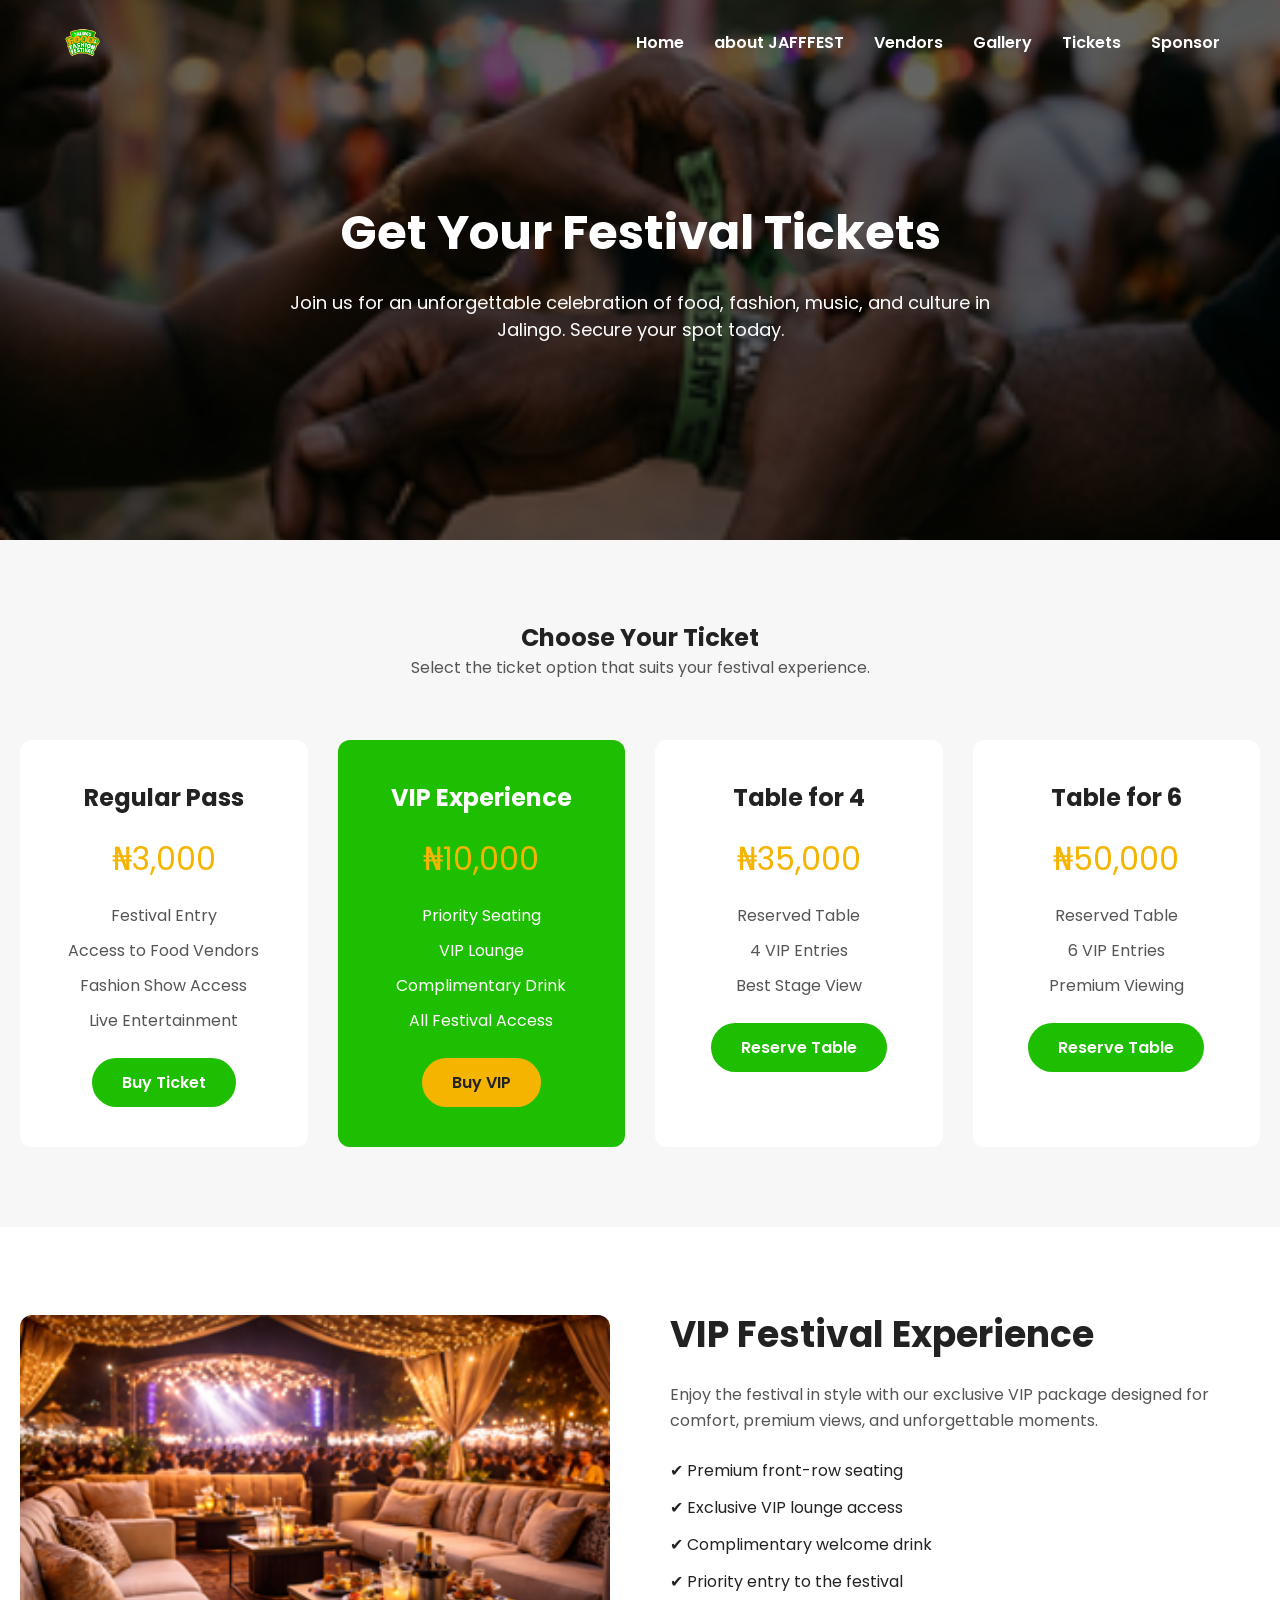
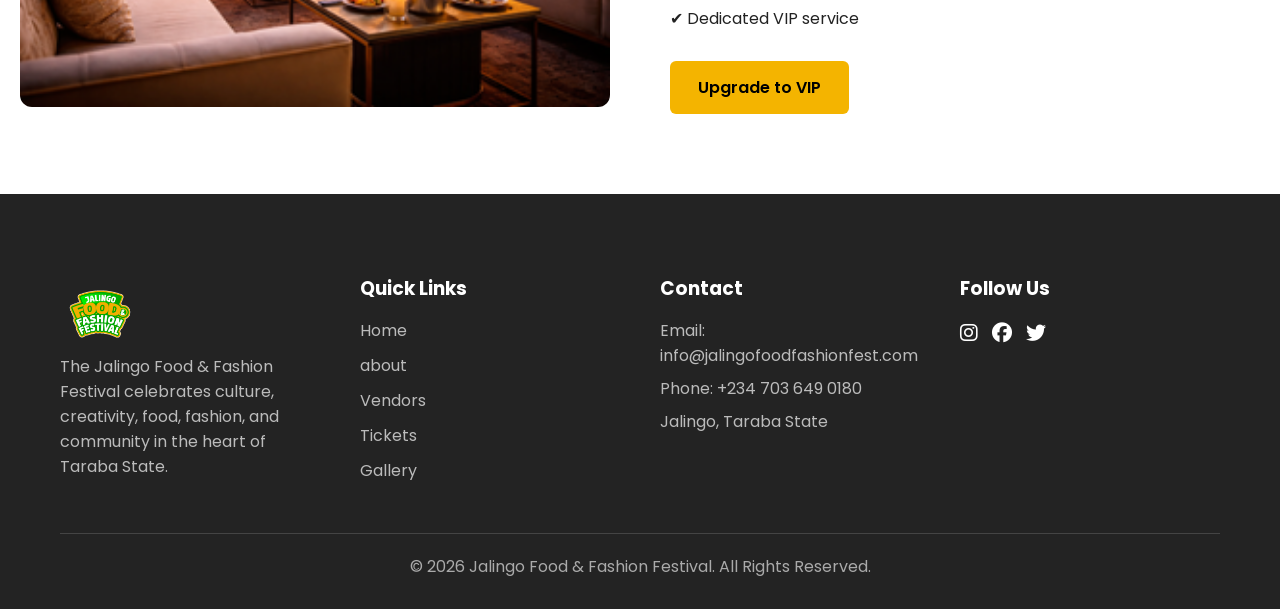
<file: JAFFEST WEBSITE/tickets.html>
<!DOCTYPE html>
<html lang="en">

<head>
<meta charset="UTF-8">
<meta name="viewport" content="width=device-width, initial-scale=1.0">

<title>Jalingo Food & Fashion Festival</title>

<link rel="stylesheet" href="styles.css">
<link rel="stylesheet" href="https://unpkg.com/aos@2.3.4/dist/aos.css">
<link href="https://fonts.googleapis.com/css2?family=Poppins:wght@300;400;600;700&display=swap" rel="stylesheet">
<link rel="stylesheet" href="https://cdnjs.cloudflare.com/ajax/libs/font-awesome/6.5.0/css/all.min.css">
<link rel="icon" type="image/png" href="images/JafffestLogo.png">
<link rel="shortcut icon" href="images/JafffestLogo.png" type="image/png">
</head>

<body>
<header class="navbar">

<div class="nav-container">

<a href="index.html"><img src="images/JafffestLogo.png" class="logo"></a>

<nav class="nav-menu">
<ul>

<li><a href="index.html">Home</a></li>
<li><a href="about.html">about JAFFFEST</a></li>
<li><a href="vendors.html">Vendors</a></li>
<li><a href="gallery.html">Gallery</a></li>
<li><a href="tickets.html">Tickets</a></li>
<li><a href="sponsorship.html">Sponsor</a></li>
</ul>
</nav>

<div class="menu-toggle">
<span></span>
<span></span>
<span></span>
</div>

</div>

</header>
<section class="tickets-hero">

<div class="tickets-hero-content">

<h1>Get Your Festival Tickets</h1>

<p>
Join us for an unforgettable celebration of food, fashion, music, and culture in Jalingo.
Secure your spot today.
</p>

</div>

</section>
<section class="tickets-page">

<h2>Choose Your Ticket</h2>

<p class="ticket-page-intro">
Select the ticket option that suits your festival experience.
</p>

<div class="ticket-grid">

<div class="ticket-card">

<h3>Regular Pass</h3>

<p class="price">₦3,000</p>

<ul>
<li>Festival Entry</li>
<li>Access to Food Vendors</li>
<li>Fashion Show Access</li>
<li>Live Entertainment</li>
</ul>

<a href="#" class="ticket-btn">Buy Ticket</a>

</div>


<div class="ticket-card vip">

<h3>VIP Experience</h3>

<p class="price">₦10,000</p>

<ul>
<li>Priority Seating</li>
<li>VIP Lounge</li>
<li>Complimentary Drink</li>
<li>All Festival Access</li>
</ul>

<a href="#" class="ticket-btn">Buy VIP</a>

</div>


<div class="ticket-card">

<h3>Table for 4</h3>

<p class="price">₦35,000</p>

<ul>
<li>Reserved Table</li>
<li>4 VIP Entries</li>
<li>Best Stage View</li>
</ul>

<a href="#" class="ticket-btn">Reserve Table</a>

</div>


<div class="ticket-card">

<h3>Table for 6</h3>

<p class="price">₦50,000</p>

<ul>
<li>Reserved Table</li>
<li>6 VIP Entries</li>
<li>Premium Viewing</li>
</ul>

<a href="#" class="ticket-btn">Reserve Table</a>

</div>

</div>

</section>
<section class="vip-experience">

<div class="vip-container">

<div class="vip-image">
<img src="images/VVIPLOUNGE.png" alt="VIP Festival Experience">
</div>

<div class="vip-content">

<h2>VIP Festival Experience</h2>

<p class="vip-intro">
Enjoy the festival in style with our exclusive VIP package designed for comfort, premium views, and unforgettable moments.
</p>

<ul class="vip-benefits">

<li>✔ Premium front-row seating</li>
<li>✔ Exclusive VIP lounge access</li>
<li>✔ Complimentary welcome drink</li>
<li>✔ Priority entry to the festival</li>
<li>✔ Dedicated VIP service</li>

</ul>

<a href="#" class="vip-btn">Upgrade to VIP</a>

</div>

</div>

</section>

<footer class="footer">

<div class="footer-container">

<div class="footer-about">
<img src="images/JafffestLogo.png" alt="Festival Logo">
<p>
The Jalingo Food & Fashion Festival celebrates culture, creativity, food, fashion, and community in the heart of Taraba State.
</p>
</div>

<div class="footer-links">
<h3>Quick Links</h3>
<ul>
<li><a href="index.html">Home</a></li>
<li><a href="about.html">about</a></li>
<li><a href="vendors.html">Vendors</a></li>
<li><a href="tickets.html">Tickets</a></li>
<li><a href="gallery.html">Gallery</a></li>
</ul>
</div>

<div class="footer-contact">
<h3>Contact</h3>
<p>Email: info@jalingofoodfashionfest.com</p>
<p>Phone: +234 703 649 0180</p>
<p>Jalingo, Taraba State</p>
</div>

<div class="footer-social">
<h3>Follow Us</h3>
<div class="social-icons">

<a href="https://instagram.com/jalingofoodfashionfest" target="_blank">
<i class="fab fa-instagram"></i>
</a>

<a href="#">
<i class="fab fa-facebook"></i>
</a>

<a href="#">
<i class="fab fa-twitter"></i>
</a>

</div>
</div>

</div>

<div class="footer-bottom">
<p>© 2026 Jalingo Food & Fashion Festival. All Rights Reserved.</p>
</div>

</footer>

<script src="https://unpkg.com/aos@2.3.4/dist/aos.js"></script>

<script>
AOS.init({
duration: 1000,
once: true
});
</script>
<a href="#tickets" class="floating-ticket">
<i class="fas fa-ticket-alt"></i>
Buy Tickets
</a>
<button id="backToTop">
<i class="fas fa-arrow-up"></i>
</button>
<script src="scripts.js"></script>
</body>
</html>
</file>
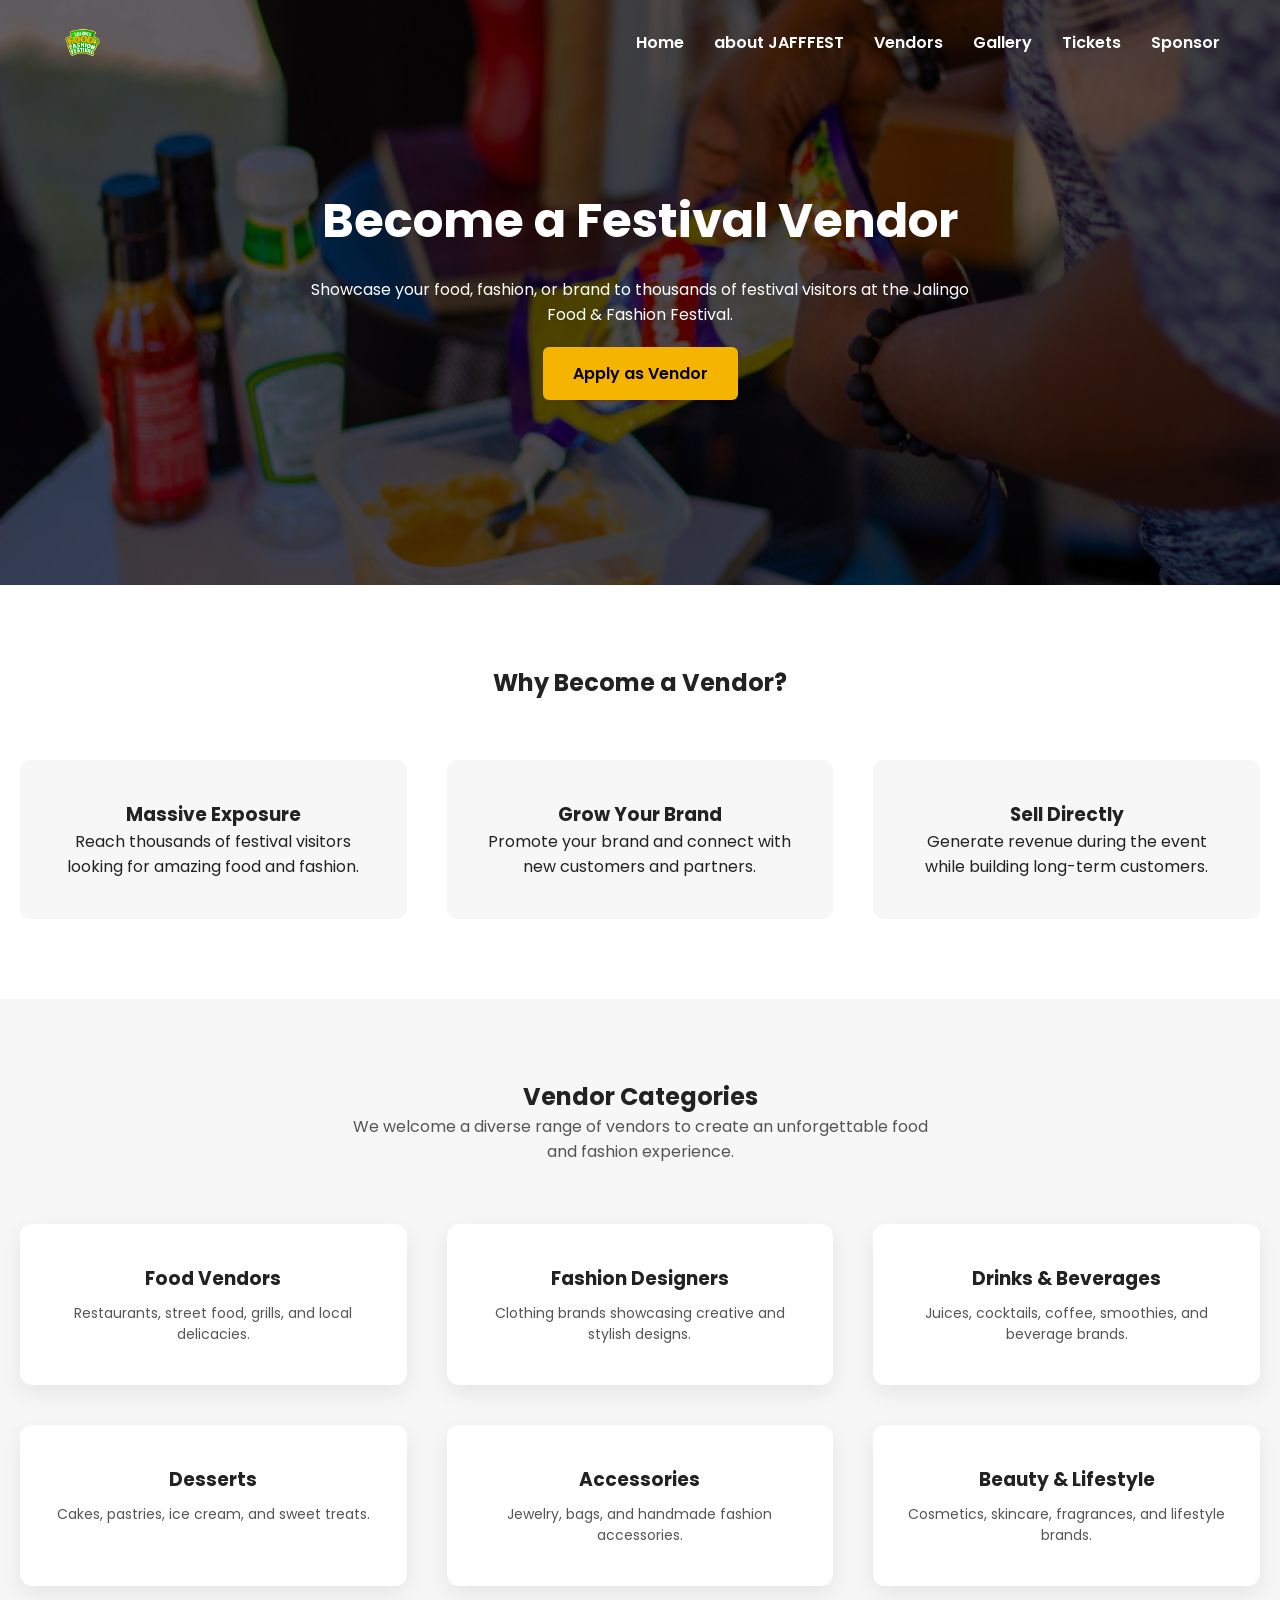
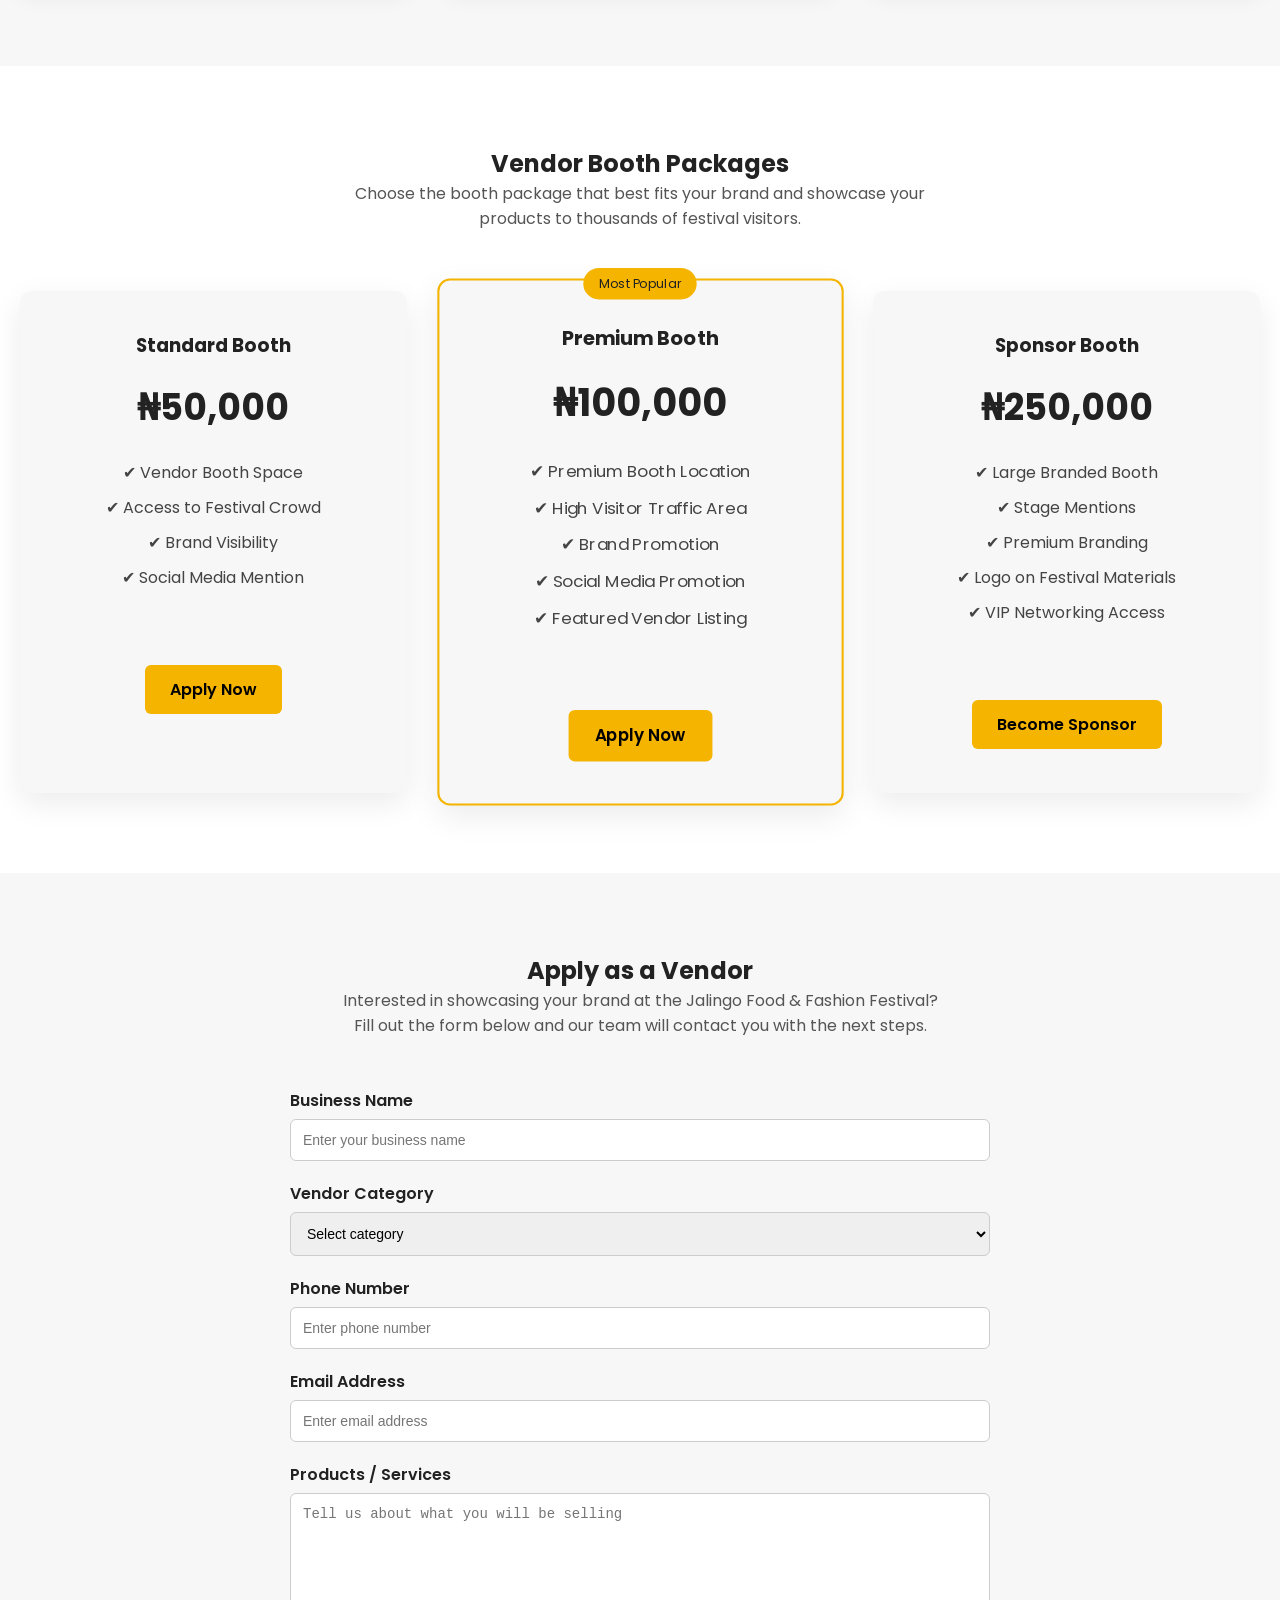
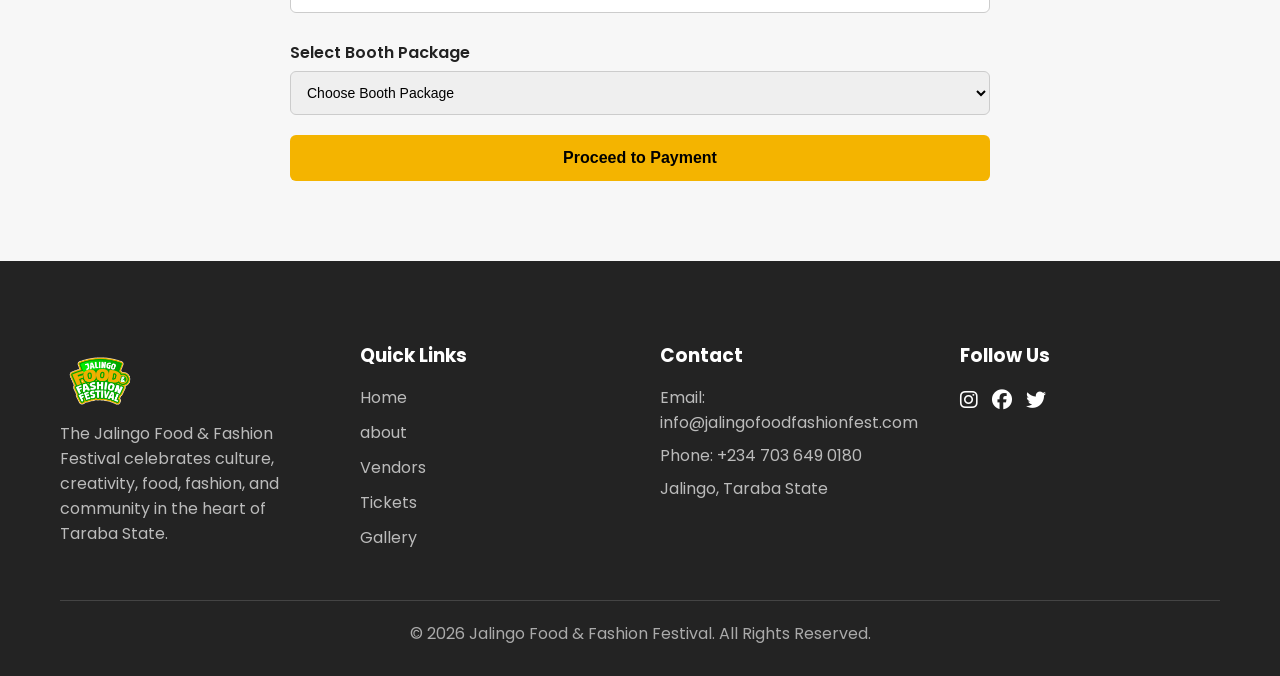
<file: JAFFEST WEBSITE/vendors.html>
<!DOCTYPE html>
<html lang="en">
<head>
<meta charset="UTF-8">
<meta name="viewport" content="width=device-width, initial-scale=1.0">

<title>Jalingo Food & Fashion Festival</title>

<link rel="stylesheet" href="styles.css">
<link rel="stylesheet" href="https://unpkg.com/aos@2.3.4/dist/aos.css">
<link href="https://fonts.googleapis.com/css2?family=Poppins:wght@300;400;600;700&display=swap" rel="stylesheet">
<link rel="stylesheet" href="https://cdnjs.cloudflare.com/ajax/libs/font-awesome/6.5.0/css/all.min.css">
<link rel="icon" type="image/png" href="images/JafffestLogo.png">
<link rel="shortcut icon" href="images/JafffestLogo.png" type="image/png">
</head>

<body>
<header class="navbar">

<div class="nav-container">

<a href="index.html"><img src="images/JafffestLogo.png" class="logo"></a>

<nav class="nav-menu">
<ul>

<li><a href="index.html">Home</a></li>
<li><a href="about.html">about JAFFFEST</a></li>
<li><a href="vendors.html">Vendors</a></li>
<li><a href="gallery.html">Gallery</a></li>
<li><a href="tickets.html">Tickets</a></li>
<li><a href="sponsorship.html">Sponsor</a></li>
</ul>
</nav>

<div class="menu-toggle">
<span></span>
<span></span>
<span></span>
</div>

</div>

</header>
<section class="vendors-hero">

<div class="vendors-hero-content">

<h1>Become a Festival Vendor</h1>

<p>
Showcase your food, fashion, or brand to thousands of festival visitors at the Jalingo Food & Fashion Festival.
</p>

<a href="#vendor-application" class="vendor-cta">Apply as Vendor</a>

</div>

</section>

<section class="vendor-benefits">

<h2>Why Become a Vendor?</h2>

<div class="benefits-grid">

<div class="benefit-card">
<h3>Massive Exposure</h3>
<p>Reach thousands of festival visitors looking for amazing food and fashion.</p>
</div>

<div class="benefit-card">
<h3>Grow Your Brand</h3>
<p>Promote your brand and connect with new customers and partners.</p>
</div>

<div class="benefit-card">
<h3>Sell Directly</h3>
<p>Generate revenue during the event while building long-term customers.</p>
</div>

</div>

</section>
<section class="vendor-categories">

<h2>Vendor Categories</h2>

<p class="vendor-cat-intro">
We welcome a diverse range of vendors to create an unforgettable food and fashion experience.
</p>

<div class="vendor-cat-grid">

<div class="vendor-cat-card">
<h3>Food Vendors</h3>
<p>Restaurants, street food, grills, and local delicacies.</p>
</div>

<div class="vendor-cat-card">
<h3>Fashion Designers</h3>
<p>Clothing brands showcasing creative and stylish designs.</p>
</div>

<div class="vendor-cat-card">
<h3>Drinks & Beverages</h3>
<p>Juices, cocktails, coffee, smoothies, and beverage brands.</p>
</div>

<div class="vendor-cat-card">
<h3>Desserts</h3>
<p>Cakes, pastries, ice cream, and sweet treats.</p>
</div>

<div class="vendor-cat-card">
<h3>Accessories</h3>
<p>Jewelry, bags, and handmade fashion accessories.</p>
</div>

<div class="vendor-cat-card">
<h3>Beauty & Lifestyle</h3>
<p>Cosmetics, skincare, fragrances, and lifestyle brands.</p>
</div>

</div>

</section>
<section class="vendor-packages" id="vendor-packages">

<h2>Vendor Booth Packages</h2>

<p class="vendor-packages-intro">
Choose the booth package that best fits your brand and showcase your products to thousands of festival visitors.
</p>

<div class="vendor-packages-grid">

<!-- BASIC BOOTH -->

<div class="vendor-package-card">

<h3>Standard Booth</h3>

<p class="vendor-price">₦50,000</p>

<ul>

<li>✔ Vendor Booth Space</li>
<li>✔ Access to Festival Crowd</li>
<li>✔ Brand Visibility</li>
<li>✔ Social Media Mention</li>

</ul>

<a href="#vendor-application" class="vendor-btn">Apply Now</a>

</div>


<!-- PREMIUM BOOTH -->

<div class="vendor-package-card featured">

<span class="popular">Most Popular</span>

<h3>Premium Booth</h3>

<p class="vendor-price">₦100,000</p>

<ul>

<li>✔ Premium Booth Location</li>
<li>✔ High Visitor Traffic Area</li>
<li>✔ Brand Promotion</li>
<li>✔ Social Media Promotion</li>
<li>✔ Featured Vendor Listing</li>

</ul>

<a href="#vendor-application" class="vendor-btn">Apply Now</a>

</div>


<!-- SPONSOR BOOTH -->

<div class="vendor-package-card">

<h3>Sponsor Booth</h3>

<p class="vendor-price">₦250,000</p>

<ul>

<li>✔ Large Branded Booth</li>
<li>✔ Stage Mentions</li>
<li>✔ Premium Branding</li>
<li>✔ Logo on Festival Materials</li>
<li>✔ VIP Networking Access</li>

</ul>

<a href="#vendor-application" class="vendor-btn">Become Sponsor</a>

</div>
</div>
</section>
<section id="vendor-application" class="vendor-application">

<h2>Apply as a Vendor</h2>

<p class="vendor-app-intro">
Interested in showcasing your brand at the Jalingo Food & Fashion Festival? Fill out the form below and our team will contact you with the next steps.
</p>

<form class="vendor-form">

<div class="form-group">
<label>Business Name</label>
<input type="text" placeholder="Enter your business name" required>
</div>

<div class="form-group">
<label>Vendor Category</label>
<select required>
<option value="">Select category</option>
<option>Food Vendor</option>
<option>Fashion Designer</option>
<option>Drinks & Beverages</option>
<option>Desserts</option>
<option>Accessories</option>
<option>Beauty & Lifestyle</option>
</select>
</div>

<div class="form-group">
<label>Phone Number</label>
<input type="tel" placeholder="Enter phone number" required>
</div>

<div class="form-group">
<label>Email Address</label>
<input type="email" placeholder="Enter email address" required>
</div>

<div class="form-group">
<label>Products / Services</label>
<textarea placeholder="Tell us about what you will be selling"></textarea>
</div>
<div class="form-group">
<label>Select Booth Package</label>

<select id="booth-type" required>

<option value="">Choose Booth Package</option>

<option value="50000">Standard Booth – ₦50,000</option>

<option value="100000">Premium Booth – ₦100,000</option>

<option value="250000">Sponsor Booth – ₦250,000</option>

</select>

</div>
<button type="button" class="vendor-submit" onclick="payWithPaystack()">
Proceed to Payment
</button>

</form>

</section>
<footer class="footer">

<div class="footer-container">

<div class="footer-about">
<img src="images/JafffestLogo.png" alt="Festival Logo">
<p>
The Jalingo Food & Fashion Festival celebrates culture, creativity, food, fashion, and community in the heart of Taraba State.
</p>
</div>

<div class="footer-links">
<h3>Quick Links</h3>
<ul>
<li><a href="index.html">Home</a></li>
<li><a href="about.html">about</a></li>
<li><a href="vendors.html">Vendors</a></li>
<li><a href="tickets.html">Tickets</a></li>
<li><a href="gallery.html">Gallery</a></li>
</ul>
</div>

<div class="footer-contact">
<h3>Contact</h3>
<p>Email: info@jalingofoodfashionfest.com</p>
<p>Phone: +234 703 649 0180</p>
<p>Jalingo, Taraba State</p>
</div>

<div class="footer-social">
<h3>Follow Us</h3>
<div class="social-icons">

<a href="https://instagram.com/jalingofoodfashionfest" target="_blank">
<i class="fab fa-instagram"></i>
</a>

<a href="#">
<i class="fab fa-facebook"></i>
</a>

<a href="#">
<i class="fab fa-twitter"></i>
</a>

</div>
</div>

</div>

<div class="footer-bottom">
<p>© 2026 Jalingo Food & Fashion Festival. All Rights Reserved.</p>
</div>

</footer>

<script src="https://unpkg.com/aos@2.3.4/dist/aos.js"></script>

<script>
AOS.init({
duration: 1000,
once: true
});
</script>
<a href="#tickets" class="floating-ticket">
<i class="fas fa-ticket-alt"></i>
Buy Tickets
</a>
<button id="backToTop">
<i class="fas fa-arrow-up"></i>
</button>
<script src="https://js.paystack.co/v1/inline.js"></script>
<script src="scripts.js"></script>
</body>
</html>
</file>
<file: JAFFEST WEBSITE/styles.css>
*{
margin:0;
padding:0;
box-sizing:border-box;
}

body{
font-family:'Poppins',sans-serif;
color:#222;
}

html{
scroll-behavior:smooth;
}

section{
scroll-margin-top:100px;
}

img{
max-width:100%;
height:auto;
display:block;
}
/* NAVBAR */

.navbar{
position:fixed;
top:0;
left:0;
width:100%;
padding:20px 60px;
z-index:999;
background:transparent;
transition:0.4s ease;
}

.nav-container{
display:flex;
justify-content:space-between;
align-items:center;
}


.navbar.scrolled {
background:white;
color: #1db800;
box-shadow:0 4px 10px rgba(0,0,0,0.1);
}
.navbar.scrolled a{
color: #1db800;
}

.logo{
height:45px;
}

/* NAV LINKS */

.nav-menu ul{
display:flex;
list-style:none;
gap:30px;
}

.nav-menu a{
text-decoration:none;
font-weight:600;
color:white;
transition:0.3s;
}

.nav-menu a:hover{
color:#F4B400;
}

/* HAMBURGER */

.menu-toggle{
display:none;
flex-direction:column;
cursor:pointer;
}

.menu-toggle span{
width:20px;
height:3px;
background:white;
margin:4px 0;
transition:0.3s;
}

.menu-toggle:hover span{
background:#F4B400;
}

.navbar.scrolled .menu-toggle span{
background:#1DB800;
}

/* ACTIVE NAV LINK */

.nav-menu a.active{
color:#F4B400;
position:relative;
}

.nav-menu a.active::after{

content:"";
position:absolute;

left:0;
bottom:-6px;

width:100%;
height:2px;

background:#F4B400;

}


/* ANIMATION TO X */

.menu-toggle.active span:nth-child(1){
transform:rotate(45deg) translate(7.5px,7.5px);
}

.menu-toggle.active span:nth-child(2){
opacity:0;
}

.menu-toggle.active span:nth-child(3){
transform:rotate(-45deg) translate(7.5px, -7.5px);
}

/* HERO */

.hero{
position:relative;
height:90vh;
overflow:hidden;
}

.carousel{
height:100%;
}

.slide{
position:absolute;
width:100%;
height:100%;
opacity:0;
transition:opacity 1s ease;
}

.slide img{
width:100%;
height:100%;
object-fit:cover;
}
.slide img{
animation:zoom 10s ease-in-out infinite;
}

@keyframes zoom{
0%{transform:scale(1);}
50%{transform:scale(1.1);}
100%{transform:scale(1);}
}

.slide.active{
opacity:1;
}


/* overlay */

.slide::after{
content:"";
position:absolute;
top:0;
left:0;
width:100%;
height:100%;
background:rgba(0,0,0,0.4);
}


/* hero content */

.hero-content{
position:absolute;
top:50%;
left:50%;
transform:translate(-50%,-50%);
text-align:center;
color:white;
z-index:2;
}

.hero-content h1 {
font-size: 60px;
line-height: 1.1;
}

.hero-content p {
font-size: 20px;
margin-bottom: 30px;
}
.hero-content h1,
.hero-content p,
.hero-buttons{
opacity:0;
transform:translateY(30px);
animation:fadeUp 1s ease forwards;
}

.hero-content h1{
animation-delay:0.3s;
}

.hero-content p{
animation-delay:0.6s;
}

.hero-buttons{
animation-delay:0.9s;
}

@keyframes fadeUp{
to{
opacity:1;
transform:translateY(0);
}
}
#changing-text{
transition:opacity 0.4s ease;
}
.primary-btn{
background:#F4B400;
padding:15px 35px;
color:#222;
text-decoration:none;
font-weight:600;
border-radius:30px;
}

.primary-btn{
position:relative;
overflow:hidden;
transition:0.3s;
}

.primary-btn::before{
content:"";
position:absolute;
top:0;
left:-100%;
width:100%;
height:100%;
background:linear-gradient(120deg,transparent,rgba(255,255,255,0.5),transparent);
transition:0.5s;
display: none;
}

.primary-btn:hover::before{
left:100%;
}

.primary-btn:hover{
background: #1DB800;
color: #fff;
}
.primary-btn{
animation:pulse 2s infinite;
}

@keyframes pulse{
0%{box-shadow:0 0 0 0 rgba(244,180,0,0.7);}
70%{box-shadow:0 0 0 15px rgba(244,180,0,0);}
100%{box-shadow:0 0 0 0 rgba(244,180,0,0);}
}
.secondary-btn{
border:1px solid #F4B400;
padding:15px 35px;
color:#fff;
text-decoration:none;
font-weight:600;
border-radius:30px;
}

.secondary-btn:hover{
background:#1DBF00;
color:white;
border: 1px solid #1DBF00;
}

/* arrows */

.controls{
position:absolute;
top:50%;
width:100%;
display:flex;
justify-content:space-between;
transform:translateY(-50%);
padding:0 30px;
z-index:3;
}

.controls span{
background:#1DBF00;
color:white;
width:50px;
height:50px;
display:flex;
align-items:center;
justify-content:center;
font-size:30px;
border-radius:50%;
cursor:pointer;
}

.controls span:hover{
background:#F4B400;
}
/* FESTIVAL STATS */

.festival-stats{

padding:100px 60px;
background:#111;
color:white;
text-align:center;

}

.stats-container{

display:grid;
grid-template-columns:repeat(4,1fr);
gap:40px;

}

.stat-box{

padding:20px;

}

.stat-number{

font-size:48px;
font-weight:700;
color:#F4B400;
margin-bottom:10px;

}

.stat-box p{

font-size:16px;
color:#ddd;

}
/* EVENT DETAILS */

.event-details{

padding:100px 60px;
text-align:center;
background:white;

}

.event-details h2{

font-size:42px;
color:#1DBF00;
margin-bottom:60px;

}

.details-grid{

display:grid;
grid-template-columns:repeat(auto-fit,minmax(200px,1fr));
gap:30px;

}

.detail-card{

background:#f7f7f7;
padding:40px 30px;
border-radius:12px;
box-shadow:0 10px 25px rgba(0,0,0,0.08);
transition:.3s;

}

.detail-card:hover{

transform:translateY(-8px);

}

.detail-card i{

font-size:32px;
color:#F4B400;
margin-bottom:15px;

}

.detail-card h3{

margin-bottom:10px;
font-size:20px;

}

.detail-card p{

color:#555;

}
/* EXPERIENCE SECTION */

.experience{

padding:100px 60px;
background:#f7f7f7;
text-align:center;

}

.experience h2{

font-size:42px;
margin-bottom:60px;
color:#1DBF00;

}

.experience-grid{

display:grid;
grid-template-columns:repeat(auto-fit,minmax(250px,1fr));
gap:40px;

}

.experience-card{

background:white;
padding:40px 30px;
border-radius:15px;
box-shadow:0 10px 25px rgba(0,0,0,0.08);
transition:0.3s;

}

.experience-card:hover{

transform:translateY(-10px);

}

.icon{
font-size:40px;
margin-bottom:20px;
}

.experience-card h3{
font-size:22px;
margin-bottom:15px;
color:#222;
}

.experience-card p{
color:#555;
line-height:1.6;
}

/* COUNTDOWN SECTION */

.countdown-section{

background:#1DBF00;
padding:100px 20px;
text-align:center;
color:white;

}

.countdown-section h2{

font-size:42px;
margin-bottom:10px;

}

.countdown-sub{

margin-bottom:50px;
font-size:18px;

}

.countdown{

display:flex;
justify-content:center;
gap:30px;
flex-wrap:wrap;

}

.time-box{

background:white;
color:#222;
padding:30px 40px;
border-radius:12px;
min-width:120px;
box-shadow:0 8px 20px rgba(0,0,0,0.15);

}

.time-box span{

font-size:40px;
font-weight:700;
color:#F4B400;

}

.time-box p{

margin-top:10px;
font-weight:600;

}

.countdown-btn{

display:inline-block;
margin-top:50px;
background:#F4B400;
color:#222;
padding:15px 40px;
border-radius:30px;
text-decoration:none;
font-weight:600;

}

.countdown-btn:hover{

background:white;
color:#1DBF00;
}
/*vendor section*/

.vendors{

padding:100px 60px;
background:#f7f7f7;
text-align:center;

}

.vendors h2{

font-size:42px;
color:#1DBF00;
margin-bottom:20px;

}

.vendor-intro{

max-width:600px;
margin:auto;
margin-bottom:60px;
color:#555;

}

.vendor-grid{

display:grid;
grid-template-columns:repeat(auto-fit,minmax(250px,1fr));
gap:30px;

}

.vendor-card{

background:white;
padding:40px;
border-radius:12px;
box-shadow:0 10px 25px rgba(0,0,0,0.08);
transition:0.3s;

}

.vendor-card:hover{

transform:translateY(-10px);

}

.vendor-card h3{

margin-bottom:15px;
color:#222;

}

.vendor-btn{

display:inline-block;
margin-top:50px;
background:#F4B400;
padding:15px 40px;
border-radius:30px;
text-decoration:none;
color:#222;
font-weight:600;
}

.vendor-btn:hover{

background:#1DBF00;
color:white;

}

.sponsors{

padding:120px 0;
text-align:center;
background:#fff;

}

.sponsors h2{

font-size:42px;
color:#1DBF00;
margin-bottom:10px;

}

.sponsor-intro{

margin-bottom:60px;
color:#555;

}

/* slider */

.sponsor-slider{

overflow:hidden;
width:100%;
position:relative;

}

.sponsor-track{

display:flex;
width:calc(250px * 12);
animation:scrollSponsors 25s linear infinite;

}

.sponsor-track img{

width:180px;
margin:0 40px;
filter:grayscale(100%);
opacity:.7;
transition:0.3s;

}

.sponsor-track img:hover{

filter:grayscale(0);
opacity:1;
transform:scale(1.1);

}

/* animation */

@keyframes scrollSponsors{

0%{

transform:translateX(0);

}

100%{

transform:translateX(-50%);

}

}

/* button */

.sponsor-btn{

display:inline-block;
margin-top:60px;
background:#F4B400;
padding:16px 40px;
border-radius:30px;
font-weight:600;
color:#222;
text-decoration:none;

}

.sponsor-btn:hover{

background:#1DBF00;
color:#fff;

}

/* FEATURED DESIGNERS & CHEFS */

.featured{

padding:120px 60px;
background:#f7f7f7;
text-align:center;

}

.featured h2{

font-size:42px;
color:#1DBF00;
margin-bottom:10px;

}

.featured-intro{

max-width:650px;
margin:auto;
margin-bottom:60px;
color:#555;

}

.featured-grid{

display:grid;
grid-template-columns:repeat(auto-fit,minmax(250px,1fr));
gap:30px;
padding-top: 30px;

}

.featured-card{

background:white;
border-radius:12px;
overflow:hidden;
box-shadow:0 10px 25px rgba(0,0,0,0.08);
transition:.3s;

}

.featured-card:hover{

transform:translateY(-10px);

}

.featured-card img{

width:100%;
height:280px;
object-fit:cover;

}

.featured-card h3{

margin-top:15px;
font-size:20px;

}

.featured-card p{

padding:10px 20px 25px;
color:#555;

}

.featured-img{
position:relative;
overflow:hidden;
}

.featured-img img{
width:100%;
height:280px;
object-fit:cover;
display:block;
transition:0.4s;
}

.featured-overlay{
position:absolute;
top:0;
left:0;
width:100%;
height:100%;
background:rgba(0,0,0,0.5);

display:flex;
align-items:center;
justify-content:center;

opacity:0;
transition:0.4s;
}

.featured-overlay a{
color:white;
font-size:26px;
background:#F4B400;

width:55px;
height:55px;

display:flex;
align-items:center;
justify-content:center;

border-radius:50%;
text-decoration:none;
}

.featured-card:hover img{
transform:scale(1.1);
}

.featured-card:hover .featured-overlay{
opacity:1;
}

/* BACK TO TOP BUTTON */

#backToTop{

position:fixed;
bottom:30px;
right:30px;

width:50px;
height:50px;

border:none;
border-radius:50%;

background:#F4B400;
color:#222;

font-size:20px;
cursor:pointer;

display:none;

align-items:center;
justify-content:center;

box-shadow:0 5px 15px rgba(0,0,0,0.2);

transition:0.3s;

z-index:1000;

}

#backToTop:hover{

background:#1DBF00;
color:white;

}

/* FLOATING TICKET BUTTON */

.floating-ticket{

position:fixed;
bottom:25px;
left:50%;
transform:translateX(-50%);

background:#1DBF00;
color:white;

padding:14px 28px;

border-radius:40px;

font-weight:600;
text-decoration:none;

display:none;
align-items:center;
gap:10px;

box-shadow:0 8px 20px rgba(0,0,0,0.2);

z-index:1000;

transition:0.3s;

}

.floating-ticket:hover{

background:#F4B400;
color:#222;

}
/* GALLERY SECTION */

.gallery{

padding:120px 60px;
background:#f8f8f8;
text-align:center;

}

.gallery h2{

font-size:42px;
color:#1DBF00;
margin-bottom:10px;

}

.gallery-intro{

max-width:650px;
margin:auto;
margin-bottom:60px;
color:#555;

}

/* MASONRY LAYOUT */

.masonry-gallery {
column-count: 4;
column-gap: 15px;
}

.masonry-gallery img {
width: 100%;
margin-bottom: 15px;
border-radius: 12px;
display: block;
}

.masonry-gallery img:hover{

transform:scale(1.05);

}


/* button */

.gallery-btn{

display:inline-block;
margin-top:60px;
background:#F4B400;
padding:16px 40px;
border-radius:30px;
text-decoration:none;
color:#222;
font-weight:600;

}

.gallery-btn:hover{

background:#1DBF00;
color:white;

}

/* PARALLAX SECTION */

.parallax{

height:500px;

background-image:url("images/parallax.jpg");

background-size:cover;
background-position:top;

background-attachment:fixed;

display:flex;
align-items:center;
justify-content:center;

text-align:center;
color:white;

position:relative;

}

/* dark overlay */

.parallax::before{

content:"";
position:absolute;

top:0;
left:0;

width:100%;
height:100%;

background:rgba(0,0,0,0.55);

}

/* content */

.parallax-content{

position:relative;
z-index:2;
max-width:700px;

}

.parallax h2{

font-size:42px;
margin-bottom:20px;

}

.parallax p{

font-size:18px;
margin-bottom:30px;

}

/* button */

.parallax-btn{

background:#F4B400;
color:#222;

padding:14px 35px;

border-radius:30px;
text-decoration:none;
font-weight:600;

transition:0.3s;

}

.parallax-btn:hover{

background:#1DBF00;
color:white;

}

/* TICKETS SECTION */

.tickets{

padding:120px 60px;
text-align:center;
background:white;

}

.tickets h2{

font-size:42px;
color:#1DBF00;
margin-bottom:10px;

}

.ticket-intro{

max-width:650px;
margin:auto;
margin-bottom:70px;
color:#555;

}

.ticket-grid{

display:grid;
grid-template-columns:repeat(auto-fit,minmax(250px,1fr));
gap:30px;

}

.ticket-card{

background:#FFF;
padding:40px 30px;
border-radius:12px;
transition:.3s;

}

.ticket-card:hover{

transform:translateY(-8px);

}

.ticket-card h3{

font-size:24px;
margin-bottom:10px;

}

.price{

font-size:32px;
color:#F4B400;
margin-bottom:20px;

}

.ticket-card ul{

list-style:none;
margin-bottom:25px;

}

.ticket-card li{

margin-bottom:10px;
color:#555;

}

.ticket-btn{

display:inline-block;
padding:12px 30px;
background:#1DBF00;
color:white;
border-radius:25px;
text-decoration:none;
font-weight:600;

}

.ticket-btn:hover{

background:#F4B400;
color:#222;

}

/* VIP Highlight */

.vip{

background:#1DBF00;
color:white;

}

.vip .price{

color:#F4B400;

}

.vip li{

color:white;

}

.vip .ticket-btn{

background:#F4B400;
color:#222;

}
/* VENDOR HERO */

.vendors-hero{

height:65vh;

background-image:url("images/Vendorhero.jpg");
background-size:cover;
background-position:center;

display:flex;
align-items:center;
justify-content:center;

text-align:center;
color:white;
position:relative;

}

.vendors-hero::before{

content:"";
position:absolute;

top:0;
left:0;

width:100%;
height:100%;

background:rgba(0,0,0,0.6);

}

.vendors-hero-content{

position:relative;
z-index:2;
max-width:700px;

}

.vendors-hero h1{

font-size:48px;
margin-bottom:20px;

}

.vendor-cta{

display:inline-block;
margin-top:20px;
padding:14px 30px;

background:#F4B400;
color:#000;

border-radius:6px;
text-decoration:none;
font-weight:600;

}

.vendor-cta:hover{

background:#000;
color:#fff;

}
/* VENDOR BENEFITS */

.vendor-benefits{

padding:120px 60px;
text-align:center;

}

.benefits-grid{

display:grid;
grid-template-columns:repeat(3,1fr);
gap:40px;
margin-top:60px;

}

.benefit-card{

background:#f7f7f7;
padding:40px;
border-radius:10px;
transition:0.3s;

}

.benefit-card:hover{

transform:translateY(-8px);

}

/* VENDOR CATEGORIES */

.vendor-categories{

padding:120px 60px;
text-align:center;
background:#f7f7f7;

}

.vendor-cat-intro{

max-width:600px;
margin:auto;
margin-bottom:60px;
color:#555;

}

.vendor-cat-grid{

display:grid;
grid-template-columns:repeat(3,1fr);
gap:40px;

}

.vendor-cat-card{

background:white;
padding:40px 25px;
border-radius:12px;
box-shadow:0 8px 25px rgba(0,0,0,0.08);
transition:0.3s;

}

.vendor-cat-card:hover{

transform:translateY(-10px);
box-shadow:0 15px 35px rgba(0,0,0,0.15);

}


.vendor-cat-card h3{

margin-bottom:10px;

}

.vendor-cat-card p{

color:#555;
font-size:14px;

}
/* VENDOR PACKAGES */

.vendor-packages{

padding:120px 60px;
text-align:center;
background:#ffffff;

}

.vendor-packages-intro{

max-width:600px;
margin:auto;
margin-bottom:60px;
color:#555;

}

.vendor-packages-grid{

display:grid;
grid-template-columns:repeat(3,1fr);
gap:40px;

}

.vendor-package-card{

background:#f7f7f7;
padding:40px;
border-radius:12px;
box-shadow:0 10px 30px rgba(0,0,0,0.08);
position:relative;
transition:0.3s;

}

.vendor-package-card:hover{

transform:translateY(-10px);

}

.vendor-price{

font-size:36px;
font-weight:700;
margin:20px 0;

}

.vendor-package-card ul{

list-style:none;
padding:0;
margin:25px 0;

}

.vendor-package-card ul li{

margin-bottom:10px;
color:#444;

}

.vendor-btn{

display:inline-block;
padding:12px 25px;
background:#F4B400;
color:#000;
border-radius:6px;
text-decoration:none;
font-weight:600;

}

.vendor-btn:hover{

background:#000;
color:#fff;

}

/* VENDOR APPLICATION */

.vendor-application{

padding:120px 60px;
background:#f7f7f7;
text-align:center;

}

.vendor-app-intro{

max-width:600px;
margin:auto;
margin-bottom:50px;
color:#555;

}

.vendor-form{

max-width:700px;
margin:auto;
text-align:left;

}

.form-group{

margin-bottom:20px;

}

.form-group label{

display:block;
margin-bottom:6px;
font-weight:600;

}

.form-group input,
.form-group select,
.form-group textarea{

width:100%;
padding:12px;
border:1px solid #ccc;
border-radius:6px;
font-size:14px;

}

.form-group textarea{

height:120px;
resize:none;

}

.vendor-submit{

display:block;
width:100%;
padding:14px;
background:#F4B400;
border:none;
border-radius:6px;
font-size:16px;
font-weight:600;
cursor:pointer;

}

.vendor-submit:hover{

background:#000;
color:#fff;

}
/* FEATURED PACKAGE */

.featured{

border:2px solid #F4B400;
transform:scale(1.05);

}

.popular{

position:absolute;
top:-12px;
left:50%;
transform:translateX(-50%);
background:#F4B400;
padding:6px 15px;
font-size:12px;
border-radius:20px;

}
/* FAQ SECTION */

.faq{

padding:120px 60px;
background:#f8f8f8;
text-align:center;

}

.faq h2{

font-size:42px;
color:#1DBF00;
margin-bottom:60px;

}

.faq-container{

max-width:800px;
margin:auto;

}

.faq-item{

margin-bottom:15px;
border-radius:8px;
overflow:hidden;
background:white;

}

.faq-question{

width:100%;
padding:20px;
font-size:18px;
text-align:left;
border:none;
background:white;
cursor:pointer;
display:flex;
justify-content:space-between;
align-items:center;

}

.faq-question:hover{

background:#f1f1f1;

}

.faq-answer{

max-height:0;
overflow:hidden;
transition:max-height .4s ease;
padding:0 20px;

}

.faq-answer p{

padding:15px 0;
color:#555;

}

.icon{

font-size:20px;
color:#1DBF00;

}
/* FOOTER */

.footer{

background:#232323;
color:white;
padding:80px 60px 30px;

}

.footer-container{

display:grid;
grid-template-columns:repeat(auto-fit,minmax(220px,1fr));
gap:40px;
margin-bottom:40px;

}

.footer-about img{

width:80px;

}

.footer-about p{

color:#bbb;

}

.footer-links h3,
.footer-contact h3,
.footer-social h3{

margin-bottom:15px;

}

.footer-links ul{

list-style:none;

}

.footer-links li{

margin-bottom:10px;

}

.footer-links a{

text-decoration:none;
color:#bbb;

}

.footer-links a:hover{

color:#F4B400;

}

.footer-contact p{

color:#bbb;
margin-bottom:8px;

}

.social-icons a{

display:inline-block;
margin-right:10px;
font-size:20px;
color:white;
transition:.3s;

}

.social-icons a:hover{

color:#F4B400;

}

.footer-bottom{

border-top:1px solid #444;
text-align:center;
padding-top:20px;
color:#aaa;

}

.lightbox{

position:fixed;
top:0;
left:0;
width:100%;
height:100%;
background:rgba(0,0,0,0.9);
display:none;
justify-content:center;
align-items:center;
z-index:9999;

}

.lightbox-img{

max-width:90%;
max-height:85%;
border-radius:8px;

}

.close-lightbox{

position:absolute;
top:30px;
right:40px;
font-size:40px;
color:white;
cursor:pointer;

}
/* TICKETS HERO */

.tickets-hero{

height:60vh;

background-image:url("images/ticketshero.png");
background-size:cover;
background-position:center;

display:flex;
align-items:center;
justify-content:center;

text-align:center;
color:white;
position:relative;

}

.tickets-hero::before{

content:"";
position:absolute;

top:0;
left:0;

width:100%;
height:100%;

background:rgba(0,0,0,0.6);

}

.tickets-hero-content{

position:relative;
z-index:2;
max-width:700px;

}

.tickets-hero h1{

font-size:48px;
margin-bottom:20px;

}

.tickets-hero p{

font-size:18px;

}
/* TICKETS PAGE */

.tickets-page{

padding:120px 60px;
text-align:center;
background:#f7f7f7;

}

.ticket-page-intro{

max-width:600px;
margin:auto;
margin-bottom:60px;
color:#555;

}
/* VIP EXPERIENCE */

.vip-experience{

padding:120px 60px;
background:#ffffff;

}

.vip-container{

display:grid;
grid-template-columns:1fr 1fr;
gap:60px;
align-items:center;

}

.vip-image img{

width:100%;
border-radius:12px;

}

.vip-content h2{

font-size:36px;
margin-bottom:20px;

}

.vip-intro{

color:#555;
margin-bottom:25px;
line-height:1.6;

}

.vip-benefits{

list-style:none;
padding:0;
margin-bottom:30px;

}

.vip-benefits li{

margin-bottom:12px;
font-size:16px;

}

.vip-btn{

display:inline-block;
background:#F4B400;
color:#000;
padding:14px 28px;
border-radius:6px;
text-decoration:none;
font-weight:600;
transition:0.3s;

}

.vip-btn:hover{

background:#000;
color:#fff;

}
/* ABOUT HERO */

.about-hero{

height:60vh;
background-image:url("images/hero1.jpg");
background-size:cover;
background-position:center;

display:flex;
align-items:center;
justify-content:center;

text-align:center;
color:white;
position:relative;

}

.about-hero::before{

content:"";
position:absolute;
top:0;
left:0;

width:100%;
height:100%;

background:rgba(0,0,0,0.6);

}

.about-hero-content{

position:relative;
z-index:2;
max-width:700px;

}

.about-hero h1{

font-size:48px;
margin-bottom:20px;

}
/* ABOUT FESTIVAL */

.about-festival{

padding:120px 60px;

}

.about-container{

display:grid;
grid-template-columns:1fr 1fr;
gap:60px;
align-items:center;

}

.about-text p{

margin-bottom:20px;
line-height:1.7;
color:#555;

}

.about-image img{

width:100%;
border-radius:10px;

}

/* VISION & MISSION */

.vision-mission{

padding:120px 60px;
background:#f9f9f9;
text-align:center;

}

.vm-container{

display:grid;
grid-template-columns:1fr 1fr;
gap:40px;
margin-top:50px;

}

.vm-card{

background:white;
padding:40px;
border-radius:10px;
box-shadow:0 10px 30px rgba(0,0,0,0.08);
transition:0.3s;

}

.vm-card:hover{

transform:translateY(-10px);

}

.vm-icon{

font-size:40px;
margin-bottom:20px;

}

.vm-card h3{

margin-bottom:15px;

}

.vm-card p{

color:#555;
line-height:1.7;

}
/* FESTIVAL HIGHLIGHTS */

.festival-highlights{

padding:120px 60px;
text-align:center;

}

.highlight-intro{

max-width:700px;
margin:auto;
margin-top:20px;
color:#555;
line-height:1.7;

}

.highlight-grid{

display:grid;
grid-template-columns:repeat(4,1fr);
gap:30px;
margin-top:60px;

}

.highlight-card{

background:#fff;
padding:40px 30px;
border-radius:10px;
box-shadow:0 10px 30px rgba(0,0,0,0.08);
transition:0.3s;

}

.highlight-card:hover{

transform:translateY(-10px);

}

.highlight-icon{

font-size:40px;
margin-bottom:20px;

}

.highlight-card h3{

margin-bottom:15px;

}

.highlight-card p{

color:#555;
line-height:1.6;

}
/* ORGANIZERS SECTION */

.organizers{

padding:120px 60px;
background:#f7f7f7;

}
.organizer-container{

display:grid;
grid-template-columns:1fr 1fr;
gap:60px;
align-items:center;

}

.organizer-image img{

width:100%;
border-radius:10px;

}

.organizer-content{
    max-width:600px;
}
.organizer-content h3{
margin-bottom:20px;
}

.organizer-content p{
margin-bottom:20px;
color:#555;
line-height:1.7;
}

.organizer-btn{
display:inline-block;
padding:12px 25px;
background:#F4B400;
color:#000;
text-decoration:none;
border-radius:6px;
font-weight:600;
}

.organizer-btn:hover{
background:#000;
color:#fff;
}
/* SPONSOR HERO */

.sponsor-hero{

height:60vh;
background:url("images/gallery/_MG_2376.jpg") center/cover no-repeat;
display:flex;
align-items:center;
justify-content:center;
text-align:center;
color:white;
position:relative;

}

.sponsor-hero::before{

content:"";
position:absolute;
width:100%;
height:100%;
background:rgba(0,0,0,0.6);

}

.sponsor-hero-content{

position:relative;
z-index:2;
max-width:700px;

}
/* WHY SPONSOR */

.why-sponsor{

padding:100px 60px;
text-align:center;

}
.why-sponsor h2{
    padding-bottom: 20px;
}
.why-grid{

display:grid;
grid-template-columns:repeat(4,1fr);
gap:30px;

}

.why-card{

background:#fff;
padding:30px;
border-radius:10px;
box-shadow:0 10px 30px rgba(0,0,0,0.08);

}

/* AUDIENCE */

.audience{

padding:120px 60px;
text-align:center;

}

.audience-intro{

max-width:700px;
margin:auto;
color:#555;
margin-top:20px;

}

.audience-stats{

display:grid;
grid-template-columns:repeat(4,1fr);
gap:30px;
margin-top:50px;

}

.stat-box{

background:#fff;
padding:30px;
border-radius:10px;
box-shadow:0 10px 30px rgba(0,0,0,0.08);

}

.stat-box h3{

font-size:32px;
color:#F4B400;

}
/* SPONSOR PACKAGES */

.sponsor-packages{
padding:120px 60px;
background:#f7f7f7;
text-align:center;
}

.sponsor-packages h2{
    padding-bottom: 40px;
}
.sponsor-grid{
display:grid;
grid-template-columns:repeat(3,1fr);
gap:40px;

}

.sponsor-card{
background:white;
padding:40px;
border-radius:10px;
box-shadow:0 10px 30px rgba(0,0,0,0.08);
}
.sponsor-card ul {
list-style: none;
padding: 0;
margin-top: 20px;
}

.sponsor-card ul li {
position: relative;
margin-bottom: 12px;
text-align: center;
}

.price{
font-size:32px;
margin:20px 0;
}

/* BENEFITS */

.sponsor-benefits{

padding:100px 60px;
text-align:center;

}

.benefits-list{

list-style:none;

}

.benefits-list li{

margin:10px 0;

}

/* CTA */

.sponsor-cta{

padding:100px 60px;
text-align:center;
background:#111;
color:white;

}

.cta-btn{

display:inline-block;
margin-top:20px;
padding:12px 25px;
background:#F4B400;
color:#000;
border-radius:6px;
text-decoration:none;

}
/* GALLERY HERO */

.gallery-hero{

height:50vh;
background:url("images/_MG_1946.jpg") center/cover no-repeat;
display:flex;
flex-direction:column;
align-items:center;
justify-content:center;
text-align:center;
color:white;
position:relative;

}

.gallery-hero::before{

content:"";
position:absolute;
width:100%;
height:100%;
background:rgba(0,0,0,0.6);

}

.gallery-hero h1,
.gallery-hero p{

position:relative;
z-index:2;

}
.gallery-filters{

text-align:center;
margin:50px 0;

}

.filter-btn{

padding:10px 20px;
margin:5px;
border:none;
background:#eee;
cursor:pointer;
border-radius:20px;

}

.filter-btn.active{

background:#F4B400;

}
.gallery-page{

padding:60px;

}

.gallery-item{

width:100%;
margin-bottom:15px;
border-radius:10px;
cursor:pointer;
transition:0.3s;

}

.gallery-item:hover{

transform:scale(1.03);

}
.lightbox{

position:fixed;
top:0;
left:0;
width:100%;
height:100%;
background:rgba(0,0,0,0.9);
display:none;
justify-content:center;
align-items:center;

}

#lightbox-img{

max-width:90%;
max-height:90%;
border-radius:10px;

}

.close{

position:absolute;
top:30px;
right:40px;
color:white;
font-size:40px;
cursor:pointer;

}
/* RESPONSIVE DESIGN*/ 
@media (max-width: 1000px){

.hero-content h1{
font-size: 45px;
}

.hero-content p{
font-size: 18px;
}
.masonry-gallery {
column-count: 3;
}
.primary-btn::before{
display: flex;
}

}

@media (max-width: 768px){

.navbar{
padding:20px;
}

.nav-menu{
position:fixed;
top:0;
right:-100%;
width:70%;
height:100vh;
background:white;
display:flex;
align-items:center;
justify-content:center;
transition:0.4s;
}

.nav-menu ul{
flex-direction:column;
gap:35px;
}

.nav-menu a{
color:#222;
font-size:20px;
}

.nav-menu.active{
right:0;
}

.menu-toggle{
display:flex;
}
.floating-ticket{
display:flex;
}
.parallax{
height:420px;
}

.vip-container{

grid-template-columns:1fr;

}

.vip-content{

text-align:center;
}
.benefits-grid{

grid-template-columns:1fr;

}
.vendor-cat-grid{

grid-template-columns:1fr;

}
.vendor-packages-grid{

grid-template-columns:1fr;

}

.featured{

transform:none;

}
.vendor-application{

padding:80px 25px;

}
.stats-container{

grid-template-columns:1fr 1fr;

}

.stat-number{

font-size:36px;

}
.about-container{

grid-template-columns:1fr;

}

.about-text{

text-align:center;

}
.vm-container{

grid-template-columns:1fr;

}
.highlight-grid{

grid-template-columns:1fr;
gap:25px;

}
.organizer-container{

grid-template-columns:1fr;

text-align:center;

}
.why-grid,
.sponsor-grid{

grid-template-columns:1fr;

}
.hero{
height: 85vh;
}

.hero-content{
width: 90%;
}

.hero-content h1{
font-size: 32px;
line-height: 1.2;
}

.hero-content p{
font-size: 16px;
margin-bottom: 20px;
}
.controls{
    display: none;
}
/* FIX BUTTON OVERLAP */
.hero-buttons{
display:flex;
flex-direction:column;
gap:15px;
align-items:center;
}

.primary-btn,
.secondary-btn{
width: 80%;
text-align:center;
}
.masonry-gallery {
column-count: 1;
}
}

/* SMALL PHONES */
@media (max-width: 480px){

.hero-content h1{
font-size: 26px;
}

.hero-content p{
font-size: 14px;
}

.primary-btn,
.secondary-btn{
width: 100%;
}
.masonry-gallery {
column-count: 1;
}
}
/* ===============================
GLOBAL MOBILE OPTIMIZATION
=============================== */

/* Prevent horizontal scroll
body {
overflow-x: hidden;
}

/* Better container spacing */
section:not(.hero){
padding: 80px 20px;
}
/* ===============================
TABLETS (<= 1024px)
=============================== */
@media (max-width: 1024px){

/* Reduce padding everywhere */
.navbar{
padding:15px 30px;
}

/* HERO */
.hero-content h1{
font-size:40px;
}

.hero-content p{
font-size:18px;
}

/* GRID FIXES */
.stats-container,
.highlight-grid,
.why-grid,
.audience-stats{
grid-template-columns:repeat(2,1fr);
}

/* GALLERY FIX */
.masonry-gallery{
column-count:2;
}

/* VIP SECTION */
.vip-container{
grid-template-columns:1fr;
gap:40px;
text-align:center;
}

}

/* ===============================
MOBILE (<= 768px)
=============================== */
@media (max-width: 768px){

/* NAV FIX */
.navbar{
padding:15px 20px;
}

/* HERO */
.hero{
height:auto;
min-height:85vh;
}

.hero-content{
width:95%;
}

.hero-content h1{
font-size:28px;
}

.hero-content p{
font-size:15px;
}

/* BUTTON STACK */
.hero-buttons{
flex-direction:column;
gap:12px;
}

.primary-btn,
.secondary-btn{
width:100%;
}

/* REMOVE ARROWS */
.controls{
display:none;
}

/* GRID STACK */
.stats-container,
.details-grid,
.experience-grid,
.vendor-grid,
.ticket-grid,
.featured-grid,
.benefits-grid,
.vendor-cat-grid,
.vendor-packages-grid,
.highlight-grid,
.why-grid,
.sponsor-grid,
.audience-stats{
grid-template-columns:1fr !important;
}

/* FIX BIG SECTIONS */
.vip-container,
.about-container,
.organizer-container{
grid-template-columns:1fr;
text-align:center;
}

/* GALLERY FIX */
.masonry-gallery{
column-count:1;
}

/* PARALLAX FIX (important for mobile) */
.parallax{
background-attachment:scroll;
height:350px;
}

/* TICKETS */
.ticket-card{
padding:25px 20px;
}

/* FOOTER */
.footer{
padding:60px 20px;
}

}

/* ===============================
SMALL PHONES (<= 480px)
=============================== */
@media (max-width: 480px){

    .hero-content h1{
font-size:24px;
}

.hero-content p{
font-size:14px;
}

/* TEXT SCALE */
h2{
font-size:28px !important;
}

p{
font-size:14px;
}

/* BUTTON FULL WIDTH */
.primary-btn,
.secondary-btn{
width:100%;
padding:12px;
}

/* COUNTDOWN */
.time-box{
min-width:80px;
padding:20px;
}

.time-box span{
font-size:28px;
}

/* GALLERY */
.gallery{
padding:60px 15px;
}

/* FIX SPACING */
section:not(.hero){
padding: 80px 20px;
}
}
</file>
